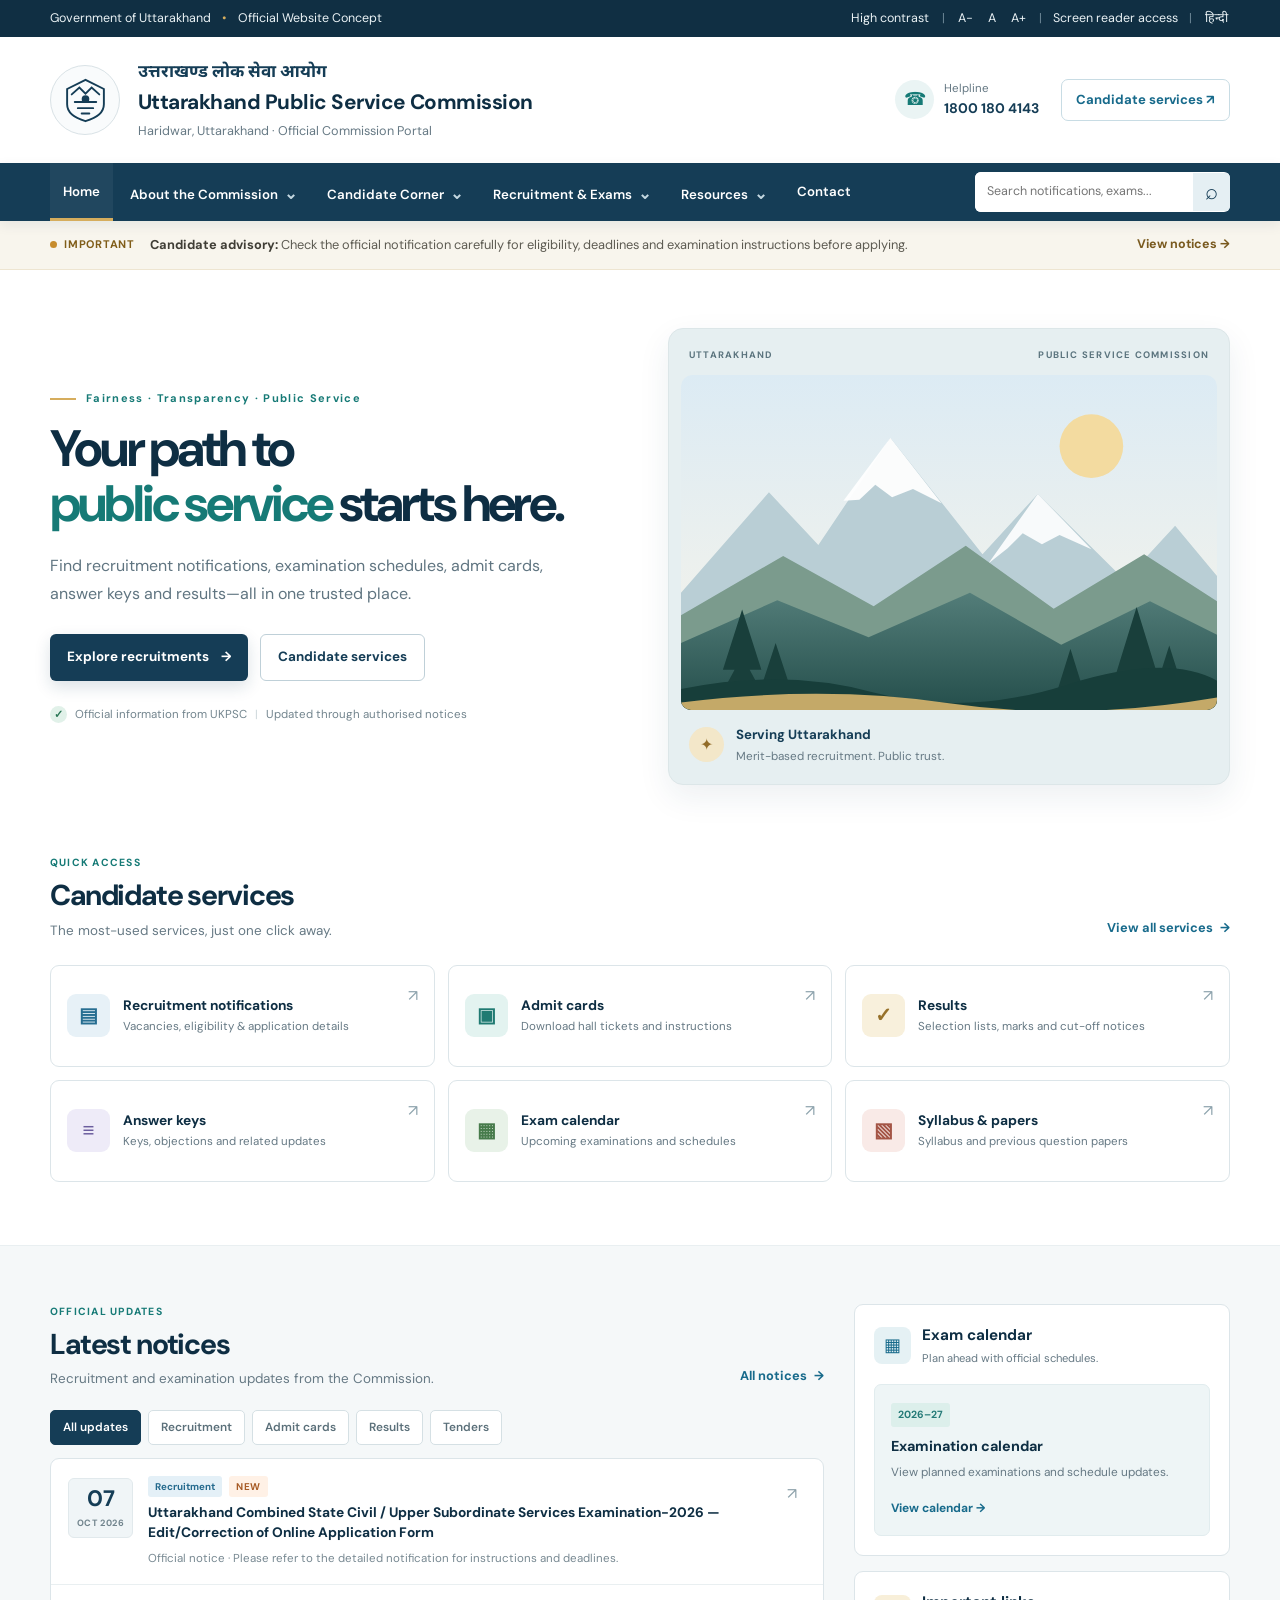
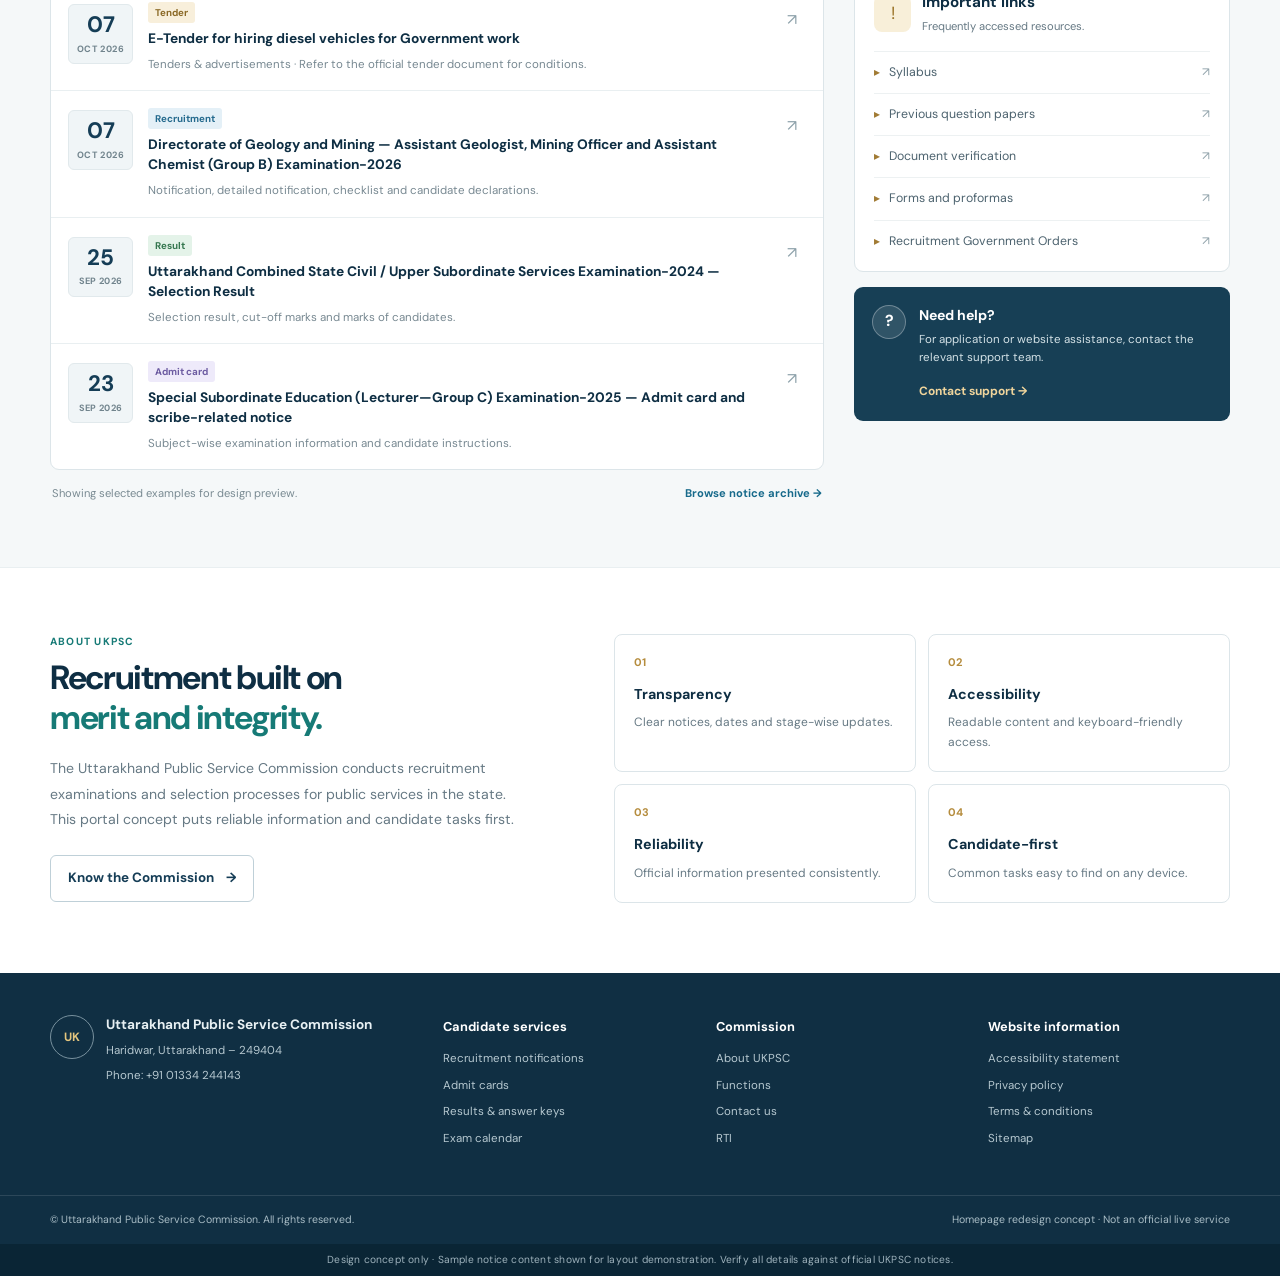
<file: homepage/index.html>
<!doctype html>
<html lang="en">
<head>
  <meta charset="utf-8">
  <meta name="viewport" content="width=device-width, initial-scale=1">
  <meta name="description" content="Concept homepage redesign for Uttarakhand Public Service Commission">
  <title>Uttarakhand Public Service Commission — Homepage Concept</title>
  <link rel="stylesheet" href="style.css">
</head>
<body>
  <a class="skip-link" href="#main">Skip to main content</a>

  <div class="utility-bar">
    <div class="container utility-inner">
      <div class="utility-left"><span>Government of Uttarakhand</span><span class="dot">•</span><span>Official Website Concept</span></div>
      <div class="utility-right">
        <button class="text-control" id="contrastToggle" type="button" aria-pressed="false">High contrast</button>
        <span class="utility-separator">|</span>
        <button class="text-control" id="fontDown" type="button" aria-label="Decrease text size">A−</button>
        <button class="text-control" id="fontReset" type="button" aria-label="Reset text size">A</button>
        <button class="text-control" id="fontUp" type="button" aria-label="Increase text size">A+</button>
        <span class="utility-separator">|</span>
        <a href="#main">Screen reader access</a>
        <span class="utility-separator">|</span>
        <button class="text-control" id="languageToggle" type="button">हिन्दी</button>
      </div>
    </div>
  </div>

  <header class="masthead">
    <div class="container masthead-inner">
      <div class="identity">
        <div class="emblem" aria-label="Emblem placeholder">
          <svg viewBox="0 0 64 64" role="img" aria-hidden="true">
            <path d="M32 5 8 17v20c0 11 10 18 24 22 14-4 24-11 24-22V17L32 5Z" fill="none" stroke="currentColor" stroke-width="2.5"/>
            <path d="M14 24 24 15l8 8 8-8 10 9M18 34h28M22 42h20M27 49h10" fill="none" stroke="currentColor" stroke-width="2.5" stroke-linecap="round"/>
            <circle cx="32" cy="30" r="5" fill="currentColor"/>
          </svg>
        </div>
        <div>
          <p class="identity-kicker">उत्तराखण्ड लोक सेवा आयोग</p>
          <h1>Uttarakhand Public Service Commission</h1>
          <p class="identity-subtitle">Haridwar, Uttarakhand · Official Commission Portal</p>
        </div>
      </div>
      <div class="header-actions">
        <div class="contact-chip"><span class="contact-icon">☎</span><span><small>Helpline</small><strong>1800 180 4143</strong></span></div>
        <a class="app-link" href="#candidate-services">Candidate services <span aria-hidden="true">↗</span></a>
      </div>
    </div>
  </header>

  <nav class="main-nav" aria-label="Main navigation">
    <div class="container nav-inner">
      <button class="menu-toggle" id="menuToggle" aria-expanded="false" aria-controls="navLinks">☰ <span>Menu</span></button>
      <div class="nav-links" id="navLinks">
        <a class="nav-active" href="#main">Home</a>
        <a href="#commission">About the Commission <span class="chevron">⌄</span></a>
        <a href="#candidate-services">Candidate Corner <span class="chevron">⌄</span></a>
        <a href="#notices">Recruitment & Exams <span class="chevron">⌄</span></a>
        <a href="#resources">Resources <span class="chevron">⌄</span></a>
        <a href="#contact">Contact</a>
      </div>
      <form class="nav-search" id="siteSearch" role="search">
        <label class="visually-hidden" for="searchInput">Search UKPSC website</label>
        <input id="searchInput" type="search" placeholder="Search notifications, exams..." />
        <button type="submit" aria-label="Search">⌕</button>
      </form>
    </div>
  </nav>

  <main id="main">
    <section class="notice-strip" aria-label="Important notice">
      <div class="container notice-inner">
        <span class="notice-label"><span class="pulse-dot"></span> IMPORTANT</span>
        <p><strong>Candidate advisory:</strong> Check the official notification carefully for eligibility, deadlines and examination instructions before applying.</p>
        <a href="#notices">View notices <span aria-hidden="true">→</span></a>
      </div>
    </section>

    <section class="hero container" aria-labelledby="hero-title">
      <div class="hero-copy">
        <p class="eyebrow"><span class="eyebrow-line"></span> Fairness · Transparency · Public Service</p>
        <h2 id="hero-title">Your path to<br><span>public service</span> starts here.</h2>
        <p class="hero-description">Find recruitment notifications, examination schedules, admit cards, answer keys and results—all in one trusted place.</p>
        <div class="hero-actions">
          <a class="button button-primary" href="#notices">Explore recruitments <span aria-hidden="true">→</span></a>
          <a class="button button-outline" href="#candidate-services">Candidate services</a>
        </div>
        <div class="hero-trust"><span class="trust-check">✓</span> Official information from UKPSC <span class="trust-divider">|</span> Updated through authorised notices</div>
      </div>
      <div class="hero-visual" aria-label="Decorative illustration of Uttarakhand mountains">
        <div class="visual-topline"><span>UTTARAKHAND</span><span>PUBLIC SERVICE COMMISSION</span></div>
        <svg class="mountain-art" viewBox="0 0 640 400" role="img" aria-label="Illustration of Himalayan mountains and pine forests">
          <defs>
            <linearGradient id="sky" x1="0" y1="0" x2="0" y2="1"><stop offset="0" stop-color="#dcebf4"/><stop offset="1" stop-color="#f8f4e9"/></linearGradient>
            <linearGradient id="hill" x1="0" y1="0" x2="0" y2="1"><stop offset="0" stop-color="#537d79"/><stop offset="1" stop-color="#244e4b"/></linearGradient>
          </defs>
          <rect width="640" height="400" rx="14" fill="url(#sky)"/>
          <circle cx="490" cy="85" r="38" fill="#f3dba0"/>
          <path d="M0 260 105 140 164 203 250 75 360 214 426 142 530 245 590 180 640 240V400H0Z" fill="#b9ced5"/>
          <path d="m194 150 56-75 61 78-34-17-25 10-20-15-19 18Z" fill="#fff" opacity=".94"/>
          <path d="m367 225 59-83 64 66-38-17-21 11-23-13-18 18Z" fill="#fff" opacity=".9"/>
          <path d="M0 287 122 216 230 276 340 204 445 279 553 214 640 270V400H0Z" fill="#7b9b8d"/>
          <path d="M0 320 115 269 224 313 345 260 454 322 560 270 640 310V400H0Z" fill="url(#hill)"/>
          <g fill="#193f3b">
            <path d="m50 352 23-72 23 72h-14l14 26H50l14-26Z"/><path d="m95 375 18-55 18 55h-11l11 20H95l11-20Z"/>
            <path d="m520 355 24-78 24 78h-15l15 27h-48l15-27Z"/><path d="m565 380 18-57 18 57h-11l11 20h-36l11-20Z"/>
            <path d="m450 375 15-48 15 48h-9l9 17h-30l9-17Z"/>
          </g>
          <path d="M0 375Q120 350 230 379T460 370T640 365V400H0Z" fill="#173e3a"/>
          <path d="M0 391Q170 370 320 392T640 385V400H0Z" fill="#d7b56d" opacity=".9"/>
        </svg>
        <div class="hero-visual-caption"><span class="caption-mark">✦</span><span><strong>Serving Uttarakhand</strong><small>Merit-based recruitment. Public trust.</small></span></div>
      </div>
    </section>

    <section class="container services-section" id="candidate-services" aria-labelledby="services-title">
      <div class="section-heading">
        <div><p class="section-kicker">QUICK ACCESS</p><h2 id="services-title">Candidate services</h2><p class="section-subtitle">The most-used services, just one click away.</p></div>
        <a class="view-all" href="#resources">View all services <span aria-hidden="true">→</span></a>
      </div>
      <div class="service-grid">
        <a class="service-card" href="#notices"><span class="service-icon icon-blue">▤</span><span class="service-text"><strong>Recruitment notifications</strong><small>Vacancies, eligibility & application details</small></span><span class="card-arrow">↗</span></a>
        <a class="service-card" href="#notices"><span class="service-icon icon-teal">▣</span><span class="service-text"><strong>Admit cards</strong><small>Download hall tickets and instructions</small></span><span class="card-arrow">↗</span></a>
        <a class="service-card" href="#notices"><span class="service-icon icon-amber">✓</span><span class="service-text"><strong>Results</strong><small>Selection lists, marks and cut-off notices</small></span><span class="card-arrow">↗</span></a>
        <a class="service-card" href="#notices"><span class="service-icon icon-violet">≡</span><span class="service-text"><strong>Answer keys</strong><small>Keys, objections and related updates</small></span><span class="card-arrow">↗</span></a>
        <a class="service-card" href="#resources"><span class="service-icon icon-green">▦</span><span class="service-text"><strong>Exam calendar</strong><small>Upcoming examinations and schedules</small></span><span class="card-arrow">↗</span></a>
        <a class="service-card" href="#resources"><span class="service-icon icon-red">▧</span><span class="service-text"><strong>Syllabus & papers</strong><small>Syllabus and previous question papers</small></span><span class="card-arrow">↗</span></a>
      </div>
    </section>

    <section class="updates-section" id="notices" aria-labelledby="updates-title">
      <div class="container updates-layout">
        <div class="updates-main">
          <div class="section-heading">
            <div><p class="section-kicker">OFFICIAL UPDATES</p><h2 id="updates-title">Latest notices</h2><p class="section-subtitle">Recruitment and examination updates from the Commission.</p></div>
            <a class="view-all" href="#all-notices">All notices <span aria-hidden="true">→</span></a>
          </div>
          <div class="notice-filters" role="group" aria-label="Filter notices">
            <button class="filter-button active" data-filter="all">All updates</button>
            <button class="filter-button" data-filter="recruitment">Recruitment</button>
            <button class="filter-button" data-filter="admit">Admit cards</button>
            <button class="filter-button" data-filter="results">Results</button>
            <button class="filter-button" data-filter="tenders">Tenders</button>
          </div>
          <div class="notice-list" id="noticeList">
            <article class="notice-item" data-category="recruitment">
              <div class="date-block"><strong>07</strong><span>OCT 2026</span></div>
              <div class="notice-content"><div class="notice-meta"><span class="tag tag-recruitment">Recruitment</span><span class="new-tag">NEW</span></div><h3><a href="#notice-detail">Uttarakhand Combined State Civil / Upper Subordinate Services Examination-2026 — Edit/Correction of Online Application Form</a></h3><p>Official notice · Please refer to the detailed notification for instructions and deadlines.</p></div>
              <a class="notice-open" href="#notice-detail" aria-label="Open notice">↗</a>
            </article>
            <article class="notice-item" data-category="tenders">
              <div class="date-block"><strong>07</strong><span>OCT 2026</span></div>
              <div class="notice-content"><div class="notice-meta"><span class="tag tag-tender">Tender</span></div><h3><a href="#notice-detail">E-Tender for hiring diesel vehicles for Government work</a></h3><p>Tenders & advertisements · Refer to the official tender document for conditions.</p></div>
              <a class="notice-open" href="#notice-detail" aria-label="Open notice">↗</a>
            </article>
            <article class="notice-item" data-category="recruitment">
              <div class="date-block"><strong>07</strong><span>OCT 2026</span></div>
              <div class="notice-content"><div class="notice-meta"><span class="tag tag-recruitment">Recruitment</span></div><h3><a href="#notice-detail">Directorate of Geology and Mining — Assistant Geologist, Mining Officer and Assistant Chemist (Group B) Examination-2026</a></h3><p>Notification, detailed notification, checklist and candidate declarations.</p></div>
              <a class="notice-open" href="#notice-detail" aria-label="Open notice">↗</a>
            </article>
            <article class="notice-item" data-category="results">
              <div class="date-block"><strong>25</strong><span>SEP 2026</span></div>
              <div class="notice-content"><div class="notice-meta"><span class="tag tag-result">Result</span></div><h3><a href="#notice-detail">Uttarakhand Combined State Civil / Upper Subordinate Services Examination-2024 — Selection Result</a></h3><p>Selection result, cut-off marks and marks of candidates.</p></div>
              <a class="notice-open" href="#notice-detail" aria-label="Open notice">↗</a>
            </article>
            <article class="notice-item" data-category="admit">
              <div class="date-block"><strong>23</strong><span>SEP 2026</span></div>
              <div class="notice-content"><div class="notice-meta"><span class="tag tag-admit">Admit card</span></div><h3><a href="#notice-detail">Special Subordinate Education (Lecturer—Group C) Examination-2025 — Admit card and scribe-related notice</a></h3><p>Subject-wise examination information and candidate instructions.</p></div>
              <a class="notice-open" href="#notice-detail" aria-label="Open notice">↗</a>
            </article>
          </div>
          <div class="empty-state" id="emptyState" hidden>No notices in this category in this sample view.</div>
          <div class="notice-footer"><span>Showing selected examples for design preview.</span><a href="#all-notices">Browse notice archive <span aria-hidden="true">→</span></a></div>
        </div>

        <aside class="sidebar">
          <section class="sidebar-card calendar-card" id="resources">
            <div class="sidebar-heading"><span class="sidebar-icon">▦</span><div><h3>Exam calendar</h3><p>Plan ahead with official schedules.</p></div></div>
            <div class="calendar-feature"><span class="calendar-year">2026–27</span><strong>Examination calendar</strong><p>View planned examinations and schedule updates.</p><a href="#exam-calendar">View calendar <span aria-hidden="true">→</span></a></div>
          </section>
          <section class="sidebar-card important-card">
            <div class="sidebar-heading"><span class="sidebar-icon amber-icon">!</span><div><h3>Important links</h3><p>Frequently accessed resources.</p></div></div>
            <a class="important-link" href="#resources"><span>▸</span> Syllabus <b>↗</b></a>
            <a class="important-link" href="#resources"><span>▸</span> Previous question papers <b>↗</b></a>
            <a class="important-link" href="#resources"><span>▸</span> Document verification <b>↗</b></a>
            <a class="important-link" href="#resources"><span>▸</span> Forms and proformas <b>↗</b></a>
            <a class="important-link" href="#resources"><span>▸</span> Recruitment Government Orders <b>↗</b></a>
          </section>
          <section class="help-card">
            <div class="help-symbol">?</div><div><h3>Need help?</h3><p>For application or website assistance, contact the relevant support team.</p><a href="#contact">Contact support <span aria-hidden="true">→</span></a></div>
          </section>
        </aside>
      </div>
    </section>

    <section class="commission-section container" id="commission">
      <div class="commission-copy"><p class="section-kicker">ABOUT UKPSC</p><h2>Recruitment built on<br><span>merit and integrity.</span></h2><p>The Uttarakhand Public Service Commission conducts recruitment examinations and selection processes for public services in the state. This portal concept puts reliable information and candidate tasks first.</p><a class="button button-outline" href="#about">Know the Commission <span aria-hidden="true">→</span></a></div>
      <div class="values-grid"><div class="value-card"><span>01</span><strong>Transparency</strong><p>Clear notices, dates and stage-wise updates.</p></div><div class="value-card"><span>02</span><strong>Accessibility</strong><p>Readable content and keyboard-friendly access.</p></div><div class="value-card"><span>03</span><strong>Reliability</strong><p>Official information presented consistently.</p></div><div class="value-card"><span>04</span><strong>Candidate-first</strong><p>Common tasks easy to find on any device.</p></div></div>
    </section>
  </main>

  <footer class="site-footer" id="contact">
    <div class="container footer-main">
      <div class="footer-brand"><div class="footer-emblem">UK</div><div><strong>Uttarakhand Public Service Commission</strong><p>Haridwar, Uttarakhand – 249404</p><p>Phone: +91 01334 244143</p></div></div>
      <div class="footer-column"><h3>Candidate services</h3><a href="#notices">Recruitment notifications</a><a href="#notices">Admit cards</a><a href="#notices">Results & answer keys</a><a href="#resources">Exam calendar</a></div>
      <div class="footer-column"><h3>Commission</h3><a href="#commission">About UKPSC</a><a href="#commission">Functions</a><a href="#contact">Contact us</a><a href="#contact">RTI</a></div>
      <div class="footer-column"><h3>Website information</h3><a href="#contact">Accessibility statement</a><a href="#contact">Privacy policy</a><a href="#contact">Terms & conditions</a><a href="#contact">Sitemap</a></div>
    </div>
    <div class="footer-bottom"><div class="container footer-bottom-inner"><span>© Uttarakhand Public Service Commission. All rights reserved.</span><span>Homepage redesign concept · Not an official live service</span></div></div>
  </footer>
  <div class="prototype-disclaimer">Design concept only · Sample notice content shown for layout demonstration. Verify all details against official UKPSC notices.</div>
  <script src="script.js"></script>
</body>
</html>
</file>
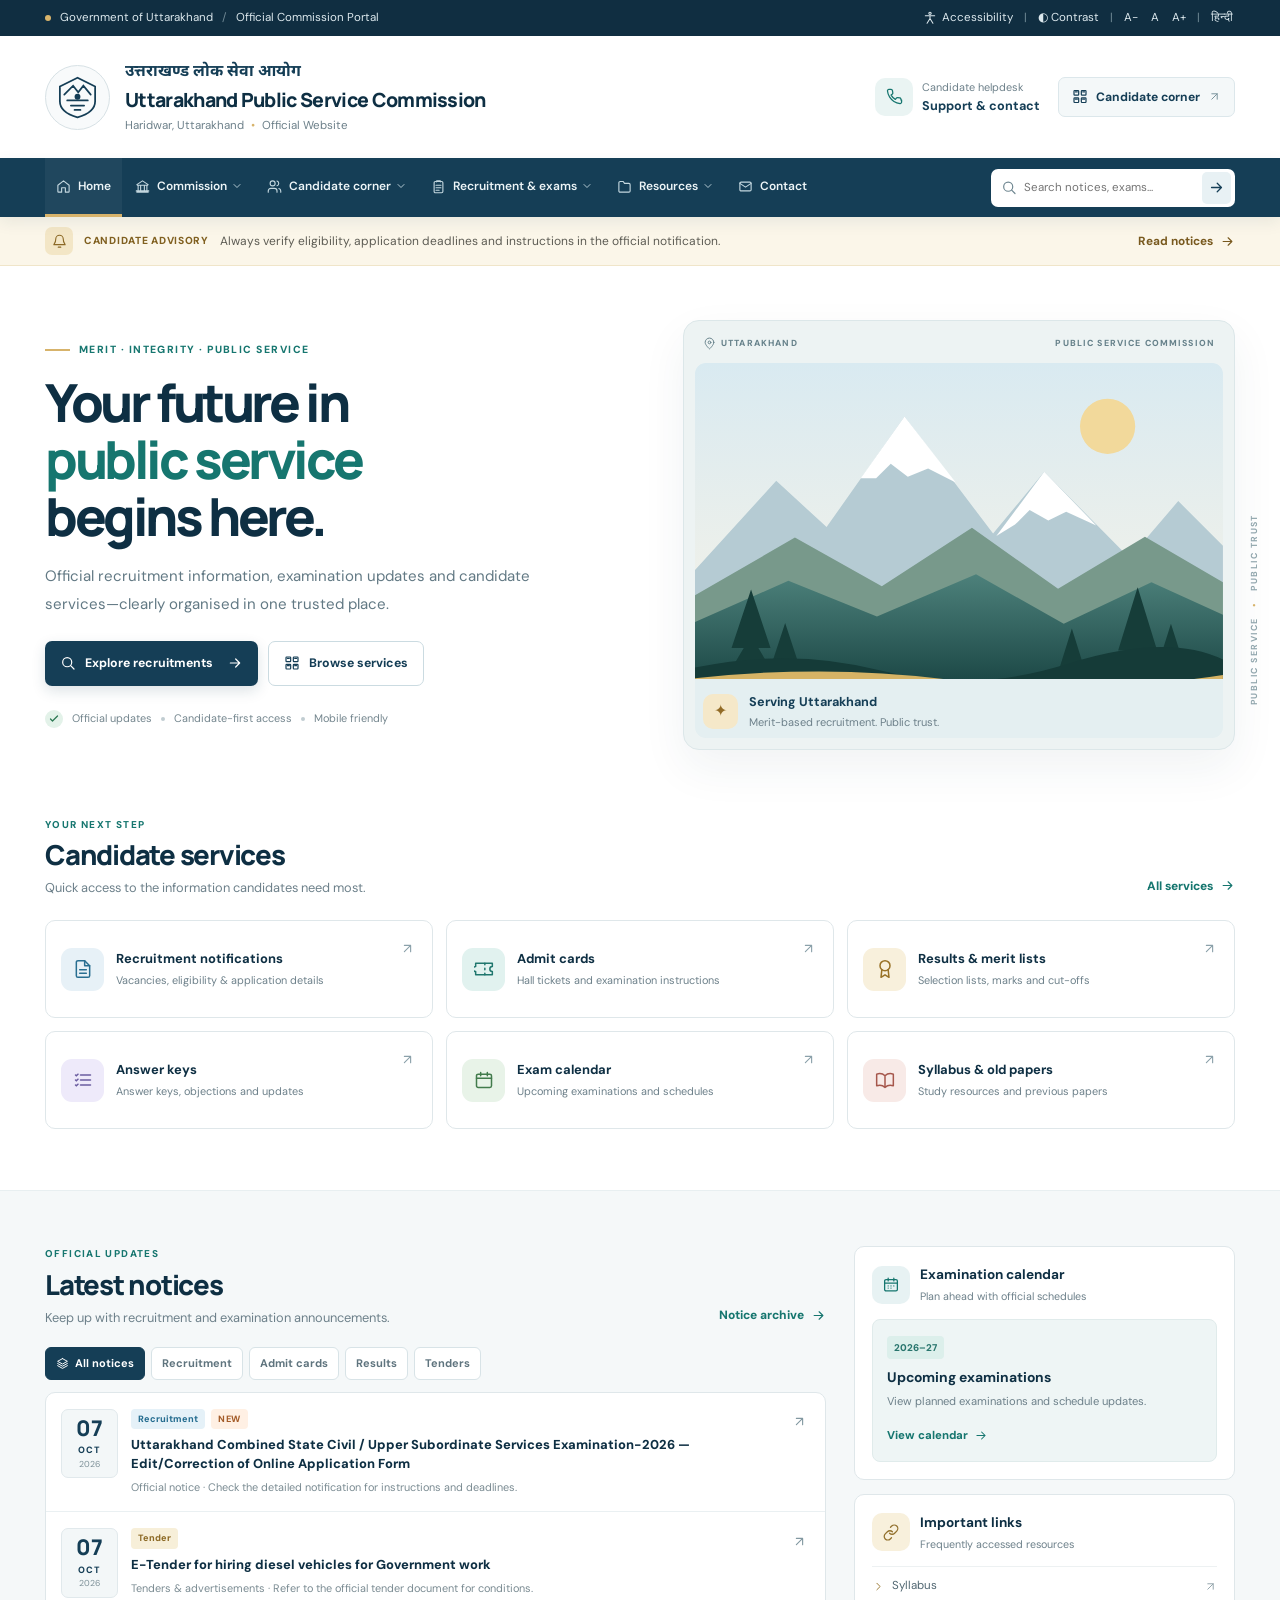
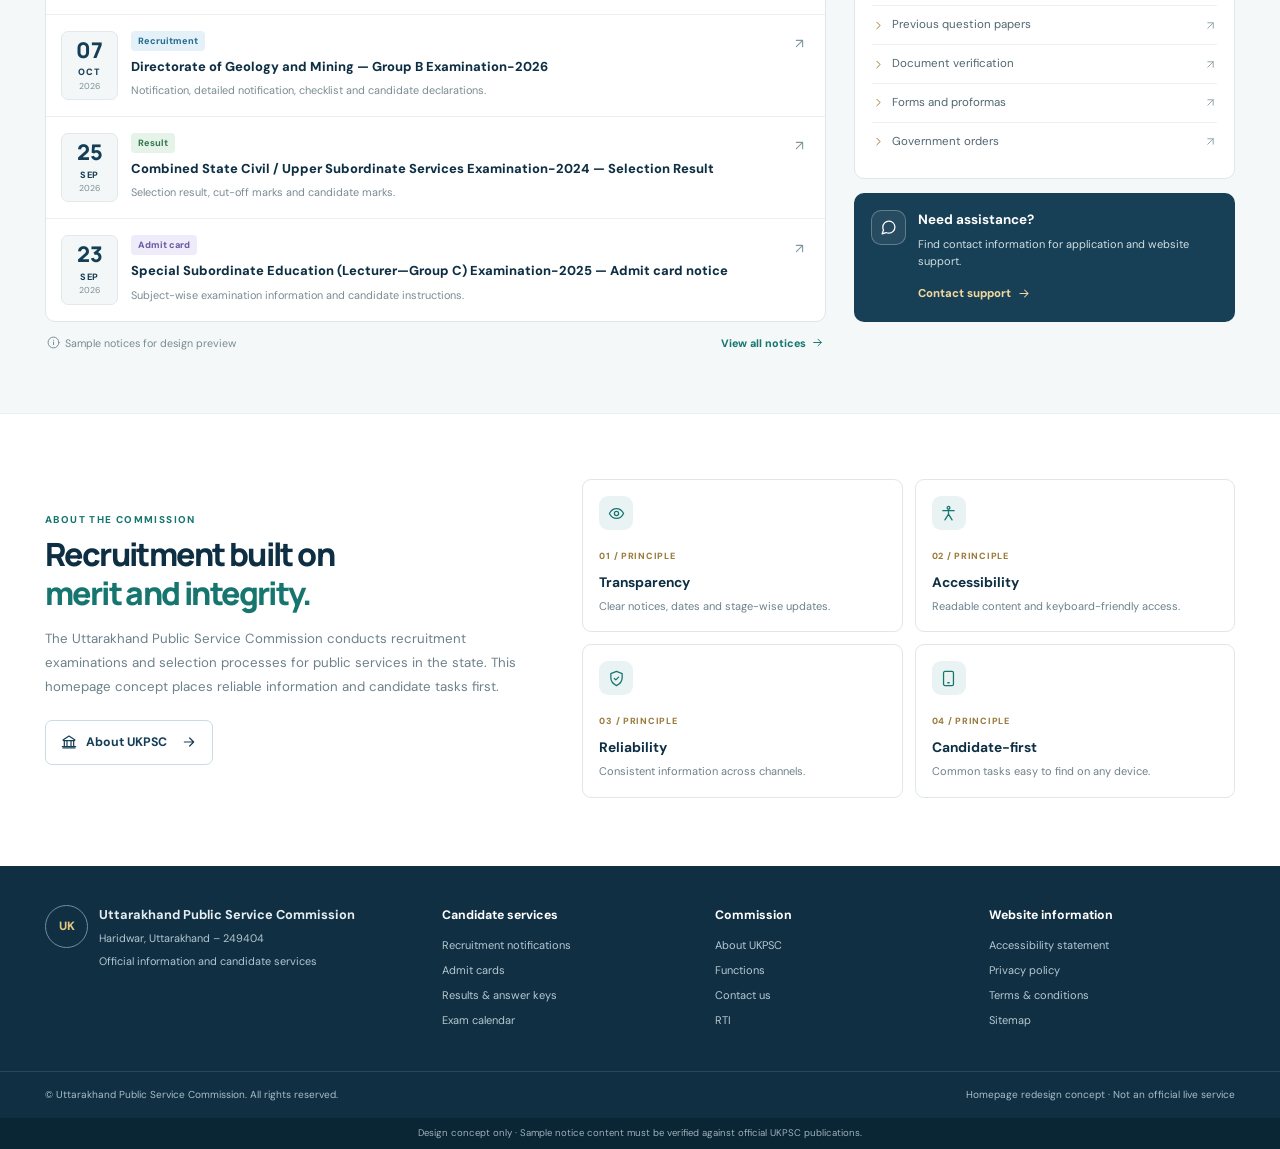
<file: homepage_1/index.html>
<!doctype html>
<html lang="en">
<head>
<meta charset="utf-8"><meta name="viewport" content="width=device-width, initial-scale=1">
<meta name="description" content="UKPSC homepage redesign concept">
<title>Uttarakhand Public Service Commission | Homepage Concept</title>
<link rel="stylesheet" href="style.css">
<link rel="preconnect" href="https://fonts.googleapis.com">
<link rel="preconnect" href="https://fonts.gstatic.com" crossorigin>
<link href="https://fonts.googleapis.com/css2?family=DM+Sans:wght@400;500;600;700&family=Manrope:wght@400;500;600;700;800&family=Noto+Sans+Devanagari:wght@400;500;600;700&display=swap" rel="stylesheet">
</head>
<body>
<a class="skip-link" href="#main">Skip to main content</a>
<div class="utility-bar"><div class="container utility-inner">
  <div class="gov-id"><span class="gov-dot"></span> Government of Uttarakhand <span class="sep">/</span> Official Commission Portal</div>
  <div class="utility-tools">
    <a href="#main"><svg class="ico"><use href="#i-access"/></svg> Accessibility</a><span class="sep">|</span>
    <button id="contrastToggle" aria-pressed="false">◐ Contrast</button><span class="sep">|</span>
    <button id="fontDown" aria-label="Decrease text size">A−</button><button id="fontReset" aria-label="Reset text size">A</button><button id="fontUp" aria-label="Increase text size">A+</button><span class="sep">|</span>
    <button id="languageToggle">हिन्दी</button>
  </div>
</div></div>

<header class="masthead">
 <div class="container masthead-inner">
  <a class="brand" href="#top" aria-label="UKPSC home">
   <div class="seal"><svg viewBox="0 0 64 64" aria-hidden="true"><path d="M32 5 8 17v20c0 11 10 18 24 22 14-4 24-11 24-22V17L32 5Z" fill="none" stroke="currentColor" stroke-width="2.4"/><path d="m14 28 12-12 7 9 7-9 10 12M18 36h28M23 43h18M28 49h8" fill="none" stroke="currentColor" stroke-width="2.4" stroke-linecap="round"/><circle cx="32" cy="31" r="4" fill="currentColor"/></svg></div>
   <div class="brand-copy"><span class="brand-hindi">उत्तराखण्ड लोक सेवा आयोग</span><h1>Uttarakhand Public Service Commission</h1><p>Haridwar, Uttarakhand <span>•</span> Official Website</p></div>
  </a>
  <div class="masthead-right">
   <div class="help-mini"><span class="help-mini-icon"><svg class="ico"><use href="#i-phone"/></svg></span><span><small>Candidate helpdesk</small><strong>Support & contact</strong></span></div>
   <a class="app-button" href="#candidate-services"><svg class="ico"><use href="#i-grid"/></svg> Candidate corner <svg class="ico arrow"><use href="#i-arrow-up-right"/></svg></a>
  </div>
 </div>
</header>

<nav class="main-nav" aria-label="Primary navigation"><div class="container nav-inner">
 <button class="mobile-menu" id="menuToggle" aria-expanded="false" aria-controls="navLinks"><svg class="ico"><use href="#i-menu"/></svg><span>Menu</span></button>
 <div class="nav-links" id="navLinks">
  <a class="nav-link active" href="#top"><svg class="ico"><use href="#i-home"/></svg><span>Home</span></a>
  <a class="nav-link" href="#commission"><svg class="ico"><use href="#i-landmark"/></svg><span>Commission</span><svg class="ico chevron"><use href="#i-chevron-down"/></svg></a>
  <a class="nav-link" href="#candidate-services"><svg class="ico"><use href="#i-users"/></svg><span>Candidate corner</span><svg class="ico chevron"><use href="#i-chevron-down"/></svg></a>
  <a class="nav-link" href="#notices"><svg class="ico"><use href="#i-clipboard"/></svg><span>Recruitment & exams</span><svg class="ico chevron"><use href="#i-chevron-down"/></svg></a>
  <a class="nav-link" href="#resources"><svg class="ico"><use href="#i-folder"/></svg><span>Resources</span><svg class="ico chevron"><use href="#i-chevron-down"/></svg></a>
  <a class="nav-link" href="#contact"><svg class="ico"><use href="#i-mail"/></svg><span>Contact</span></a>
 </div>
 <form class="nav-search" id="siteSearch" role="search"><svg class="ico search-leading"><use href="#i-search"/></svg><label class="visually-hidden" for="searchInput">Search website</label><input id="searchInput" type="search" placeholder="Search notices, exams..." autocomplete="off"><button type="submit" aria-label="Search"><svg class="ico"><use href="#i-arrow-right"/></svg></button></form>
</div></nav>

<main id="main">
 <section class="alert-ribbon"><div class="container alert-inner"><span class="alert-icon"><svg class="ico"><use href="#i-bell"/></svg></span><span class="alert-label">CANDIDATE ADVISORY</span><p>Always verify eligibility, application deadlines and instructions in the official notification.</p><a href="#notices">Read notices <svg class="ico"><use href="#i-arrow-right"/></svg></a></div></section>

 <section class="hero container" id="top">
  <div class="hero-content">
   <div class="eyebrow"><span></span> MERIT · INTEGRITY · PUBLIC SERVICE</div>
   <h2>Your future in<br><em>public service</em><br>begins here.</h2>
   <p class="hero-lead">Official recruitment information, examination updates and candidate services—clearly organised in one trusted place.</p>
   <div class="hero-actions"><a class="btn btn-primary" href="#notices"><svg class="ico"><use href="#i-search"/></svg> Explore recruitments <svg class="ico btn-end"><use href="#i-arrow-right"/></svg></a><a class="btn btn-secondary" href="#candidate-services"><svg class="ico"><use href="#i-grid"/></svg> Browse services</a></div>
   <div class="hero-proof"><span class="proof-check"><svg class="ico"><use href="#i-check"/></svg></span><span>Official updates</span><i></i><span>Candidate-first access</span><i></i><span>Mobile friendly</span></div>
  </div>
  <div class="hero-art-wrap">
   <div class="art-topline"><span><svg class="ico"><use href="#i-map-pin"/></svg> UTTARAKHAND</span><span>PUBLIC SERVICE COMMISSION</span></div>
   <div class="art-card">
    <svg class="mountain-art" viewBox="0 0 650 390" role="img" aria-label="Illustration of Himalayan mountains and forest">
     <defs><linearGradient id="sky" x1="0" y1="0" x2="0" y2="1"><stop offset="0" stop-color="#d9eaf1"/><stop offset="1" stop-color="#f8f3e7"/></linearGradient><linearGradient id="forest" x1="0" y1="0" x2="0" y2="1"><stop offset="0" stop-color="#4d817b"/><stop offset="1" stop-color="#1d4947"/></linearGradient></defs>
     <rect width="650" height="390" rx="12" fill="url(#sky)"/><circle cx="508" cy="78" r="34" fill="#f2d99b"/>
     <path d="M0 255 100 145 162 202 258 66 367 210 430 134 535 240 595 170 650 225V390H0Z" fill="#b5cbd3"/>
     <path d="m204 142 54-76 63 81-34-17-25 10-21-16-18 18Z" fill="#fff"/><path d="m371 213 59-79 64 66-37-17-22 11-23-13-18 18Z" fill="#fff"/>
     <path d="M0 286 123 215 230 275 341 203 447 278 554 214 650 270V390H0Z" fill="#78998b"/>
     <path d="M0 319 115 268 224 312 346 260 454 321 562 270 650 310V390H0Z" fill="url(#forest)"/>
     <g fill="#163d39"><path d="m45 351 24-72 24 72H78l15 25H45l15-25Z"/><path d="m93 375 18-55 18 55h-11l11 15H93l11-15Z"/><path d="m521 354 24-78 24 78h-15l15 27h-48l15-27Z"/><path d="m568 378 18-57 18 57h-11l11 12h-36l11-12Z"/><path d="m449 375 15-48 15 48h-9l9 17h-30l9-17Z"/></g>
     <path d="M0 375Q120 350 230 379T460 370T650 365V390H0Z" fill="#153b38"/><path d="M0 388Q170 370 320 391T650 384V390H0Z" fill="#d6b365"/>
    </svg>
    <div class="art-stamp"><span class="stamp-star">✦</span><span><strong>Serving Uttarakhand</strong><small>Merit-based recruitment. Public trust.</small></span></div>
   </div>
   <div class="art-side-label">PUBLIC SERVICE <span>•</span> PUBLIC TRUST</div>
  </div>
 </section>

 <section class="container service-section" id="candidate-services">
  <div class="section-heading"><div><div class="section-overline">YOUR NEXT STEP</div><h2>Candidate services</h2><p>Quick access to the information candidates need most.</p></div><a class="text-link" href="#resources">All services <svg class="ico"><use href="#i-arrow-right"/></svg></a></div>
  <div class="service-grid">
   <a class="service-card" href="#notices"><span class="service-icon blue"><svg class="ico"><use href="#i-file-text"/></svg></span><span class="service-copy"><strong>Recruitment notifications</strong><small>Vacancies, eligibility & application details</small></span><span class="service-arrow"><svg class="ico"><use href="#i-arrow-up-right"/></svg></span></a>
   <a class="service-card" href="#notices"><span class="service-icon teal"><svg class="ico"><use href="#i-ticket"/></svg></span><span class="service-copy"><strong>Admit cards</strong><small>Hall tickets and examination instructions</small></span><span class="service-arrow"><svg class="ico"><use href="#i-arrow-up-right"/></svg></span></a>
   <a class="service-card" href="#notices"><span class="service-icon gold"><svg class="ico"><use href="#i-award"/></svg></span><span class="service-copy"><strong>Results & merit lists</strong><small>Selection lists, marks and cut-offs</small></span><span class="service-arrow"><svg class="ico"><use href="#i-arrow-up-right"/></svg></span></a>
   <a class="service-card" href="#notices"><span class="service-icon violet"><svg class="ico"><use href="#i-list-check"/></svg></span><span class="service-copy"><strong>Answer keys</strong><small>Answer keys, objections and updates</small></span><span class="service-arrow"><svg class="ico"><use href="#i-arrow-up-right"/></svg></span></a>
   <a class="service-card" href="#resources"><span class="service-icon green"><svg class="ico"><use href="#i-calendar"/></svg></span><span class="service-copy"><strong>Exam calendar</strong><small>Upcoming examinations and schedules</small></span><span class="service-arrow"><svg class="ico"><use href="#i-arrow-up-right"/></svg></span></a>
   <a class="service-card" href="#resources"><span class="service-icon rose"><svg class="ico"><use href="#i-book-open"/></svg></span><span class="service-copy"><strong>Syllabus & old papers</strong><small>Study resources and previous papers</small></span><span class="service-arrow"><svg class="ico"><use href="#i-arrow-up-right"/></svg></span></a>
  </div>
 </section>

 <section class="updates-section" id="notices"><div class="container updates-layout">
  <div class="updates-main">
   <div class="section-heading"><div><div class="section-overline">OFFICIAL UPDATES</div><h2>Latest notices</h2><p>Keep up with recruitment and examination announcements.</p></div><a class="text-link" href="#all-notices">Notice archive <svg class="ico"><use href="#i-arrow-right"/></svg></a></div>
   <div class="filter-row" role="group" aria-label="Filter notices"><button class="filter active" data-filter="all"><svg class="ico"><use href="#i-layers"/></svg> All notices</button><button class="filter" data-filter="recruitment">Recruitment</button><button class="filter" data-filter="admit">Admit cards</button><button class="filter" data-filter="results">Results</button><button class="filter" data-filter="tenders">Tenders</button></div>
   <div class="notice-list" id="noticeList">
    <article class="notice" data-category="recruitment"><div class="notice-date"><b>07</b><span>OCT</span><small>2026</small></div><div class="notice-body"><div class="notice-tags"><span class="tag recruitment">Recruitment</span><span class="new">NEW</span></div><h3><a href="#notice-detail">Uttarakhand Combined State Civil / Upper Subordinate Services Examination-2026 — Edit/Correction of Online Application Form</a></h3><p>Official notice · Check the detailed notification for instructions and deadlines.</p></div><a class="notice-action" href="#notice-detail" aria-label="Open notice"><svg class="ico"><use href="#i-arrow-up-right"/></svg></a></article>
    <article class="notice" data-category="tenders"><div class="notice-date"><b>07</b><span>OCT</span><small>2026</small></div><div class="notice-body"><div class="notice-tags"><span class="tag tender">Tender</span></div><h3><a href="#notice-detail">E-Tender for hiring diesel vehicles for Government work</a></h3><p>Tenders & advertisements · Refer to the official tender document for conditions.</p></div><a class="notice-action" href="#notice-detail" aria-label="Open notice"><svg class="ico"><use href="#i-arrow-up-right"/></svg></a></article>
    <article class="notice" data-category="recruitment"><div class="notice-date"><b>07</b><span>OCT</span><small>2026</small></div><div class="notice-body"><div class="notice-tags"><span class="tag recruitment">Recruitment</span></div><h3><a href="#notice-detail">Directorate of Geology and Mining — Group B Examination-2026</a></h3><p>Notification, detailed notification, checklist and candidate declarations.</p></div><a class="notice-action" href="#notice-detail" aria-label="Open notice"><svg class="ico"><use href="#i-arrow-up-right"/></svg></a></article>
    <article class="notice" data-category="results"><div class="notice-date"><b>25</b><span>SEP</span><small>2026</small></div><div class="notice-body"><div class="notice-tags"><span class="tag result">Result</span></div><h3><a href="#notice-detail">Combined State Civil / Upper Subordinate Services Examination-2024 — Selection Result</a></h3><p>Selection result, cut-off marks and candidate marks.</p></div><a class="notice-action" href="#notice-detail" aria-label="Open notice"><svg class="ico"><use href="#i-arrow-up-right"/></svg></a></article>
    <article class="notice" data-category="admit"><div class="notice-date"><b>23</b><span>SEP</span><small>2026</small></div><div class="notice-body"><div class="notice-tags"><span class="tag admit">Admit card</span></div><h3><a href="#notice-detail">Special Subordinate Education (Lecturer—Group C) Examination-2025 — Admit card notice</a></h3><p>Subject-wise examination information and candidate instructions.</p></div><a class="notice-action" href="#notice-detail" aria-label="Open notice"><svg class="ico"><use href="#i-arrow-up-right"/></svg></a></article>
   </div><p class="empty-state" id="emptyState" hidden>No matching notices in this sample view. Try another filter or keyword.</p>
   <div class="list-foot"><span><svg class="ico"><use href="#i-info"/></svg> Sample notices for design preview</span><a href="#all-notices">View all notices <svg class="ico"><use href="#i-arrow-right"/></svg></a></div>
  </div>
  <aside class="sidebar" id="resources">
   <section class="side-card calendar-card"><div class="side-title"><span class="side-icon"><svg class="ico"><use href="#i-calendar-days"/></svg></span><span><strong>Examination calendar</strong><small>Plan ahead with official schedules</small></span></div><div class="calendar-panel"><span class="year-pill">2026–27</span><h3>Upcoming examinations</h3><p>View planned examinations and schedule updates.</p><a href="#exam-calendar">View calendar <svg class="ico"><use href="#i-arrow-right"/></svg></a></div></section>
   <section class="side-card"><div class="side-title"><span class="side-icon gold-bg"><svg class="ico"><use href="#i-link"/></svg></span><span><strong>Important links</strong><small>Frequently accessed resources</small></span></div><div class="important-links"><a href="#resources"><svg class="ico"><use href="#i-chevron-right"/></svg>Syllabus <svg class="ico out"><use href="#i-arrow-up-right"/></svg></a><a href="#resources"><svg class="ico"><use href="#i-chevron-right"/></svg>Previous question papers <svg class="ico out"><use href="#i-arrow-up-right"/></svg></a><a href="#resources"><svg class="ico"><use href="#i-chevron-right"/></svg>Document verification <svg class="ico out"><use href="#i-arrow-up-right"/></svg></a><a href="#resources"><svg class="ico"><use href="#i-chevron-right"/></svg>Forms and proformas <svg class="ico out"><use href="#i-arrow-up-right"/></svg></a><a href="#resources"><svg class="ico"><use href="#i-chevron-right"/></svg>Government orders <svg class="ico out"><use href="#i-arrow-up-right"/></svg></a></div></section>
   <section class="support-card"><span class="support-icon"><svg class="ico"><use href="#i-message-circle"/></svg></span><div><h3>Need assistance?</h3><p>Find contact information for application and website support.</p><a href="#contact">Contact support <svg class="ico"><use href="#i-arrow-right"/></svg></a></div></section>
  </aside>
 </div></section>

 <section class="commission-section container" id="commission"><div class="commission-copy"><div class="section-overline">ABOUT THE COMMISSION</div><h2>Recruitment built on<br><em>merit and integrity.</em></h2><p>The Uttarakhand Public Service Commission conducts recruitment examinations and selection processes for public services in the state. This homepage concept places reliable information and candidate tasks first.</p><a class="btn btn-secondary" href="#about"><svg class="ico"><use href="#i-landmark"/></svg> About UKPSC <svg class="ico btn-end"><use href="#i-arrow-right"/></svg></a></div>
 <div class="values-grid"><article class="value-card"><span class="value-icon"><svg class="ico"><use href="#i-eye"/></svg></span><small>01 / PRINCIPLE</small><h3>Transparency</h3><p>Clear notices, dates and stage-wise updates.</p></article><article class="value-card"><span class="value-icon"><svg class="ico"><use href="#i-access"/></svg></span><small>02 / PRINCIPLE</small><h3>Accessibility</h3><p>Readable content and keyboard-friendly access.</p></article><article class="value-card"><span class="value-icon"><svg class="ico"><use href="#i-shield-check"/></svg></span><small>03 / PRINCIPLE</small><h3>Reliability</h3><p>Consistent information across channels.</p></article><article class="value-card"><span class="value-icon"><svg class="ico"><use href="#i-smartphone"/></svg></span><small>04 / PRINCIPLE</small><h3>Candidate-first</h3><p>Common tasks easy to find on any device.</p></article></div></section>
</main>

<footer class="footer" id="contact"><div class="container footer-grid"><div class="footer-identity"><div class="footer-seal">UK</div><div><strong>Uttarakhand Public Service Commission</strong><p>Haridwar, Uttarakhand – 249404</p><p>Official information and candidate services</p></div></div><div class="footer-col"><h3>Candidate services</h3><a href="#notices">Recruitment notifications</a><a href="#notices">Admit cards</a><a href="#notices">Results & answer keys</a><a href="#resources">Exam calendar</a></div><div class="footer-col"><h3>Commission</h3><a href="#commission">About UKPSC</a><a href="#commission">Functions</a><a href="#contact">Contact us</a><a href="#contact">RTI</a></div><div class="footer-col"><h3>Website information</h3><a href="#contact">Accessibility statement</a><a href="#contact">Privacy policy</a><a href="#contact">Terms & conditions</a><a href="#contact">Sitemap</a></div></div><div class="footer-bottom"><div class="container"><span>© Uttarakhand Public Service Commission. All rights reserved.</span><span>Homepage redesign concept · Not an official live service</span></div></div></footer>
<div class="disclaimer">Design concept only · Sample notice content must be verified against official UKPSC publications.</div>

<svg class="svg-library" xmlns="http://www.w3.org/2000/svg">
 <symbol id="i-home" viewBox="0 0 24 24"><path d="m3 10 9-7 9 7v10a1 1 0 0 1-1 1h-5v-7H9v7H4a1 1 0 0 1-1-1Z"/></symbol>
 <symbol id="i-landmark" viewBox="0 0 24 24"><path d="m3 9 9-6 9 6M4 10h16M5 10v9m4-9v9m6-9v9m4-9v9M3 21h18M2 19h20"/></symbol>
 <symbol id="i-users" viewBox="0 0 24 24"><path d="M16 21v-2a4 4 0 0 0-4-4H6a4 4 0 0 0-4 4v2m7-10a4 4 0 1 0 0-8 4 4 0 0 0 0 8Zm7-7.8a4 4 0 0 1 0 7.6M22 21v-2a4 4 0 0 0-3-3.87"/></symbol>
 <symbol id="i-clipboard" viewBox="0 0 24 24"><rect x="5" y="4" width="14" height="18" rx="2"/><path d="M9 4.5V3h6v1.5M8 10h8M8 14h8M8 18h5"/></symbol>
 <symbol id="i-folder" viewBox="0 0 24 24"><path d="M3 6a2 2 0 0 1 2-2h5l2 3h7a2 2 0 0 1 2 2v10a2 2 0 0 1-2 2H5a2 2 0 0 1-2-2Z"/></symbol>
 <symbol id="i-mail" viewBox="0 0 24 24"><rect x="3" y="5" width="18" height="14" rx="2"/><path d="m3 7 9 6 9-6"/></symbol>
 <symbol id="i-search" viewBox="0 0 24 24"><circle cx="10.8" cy="10.8" r="6.8"/><path d="m16 16 5 5"/></symbol>
 <symbol id="i-arrow-right" viewBox="0 0 24 24"><path d="M5 12h14m-6-6 6 6-6 6"/></symbol>
 <symbol id="i-arrow-up-right" viewBox="0 0 24 24"><path d="M7 17 17 7M7 7h10v10"/></symbol>
 <symbol id="i-chevron-down" viewBox="0 0 24 24"><path d="m6 9 6 6 6-6"/></symbol>
 <symbol id="i-chevron-right" viewBox="0 0 24 24"><path d="m9 18 6-6-6-6"/></symbol>
 <symbol id="i-menu" viewBox="0 0 24 24"><path d="M4 6h16M4 12h16M4 18h16"/></symbol>
 <symbol id="i-bell" viewBox="0 0 24 24"><path d="M18 8a6 6 0 0 0-12 0c0 7-3 7-3 9h18c0-2-3-2-3-9M10 21h4"/></symbol>
 <symbol id="i-file-text" viewBox="0 0 24 24"><path d="M14 2H6a2 2 0 0 0-2 2v16a2 2 0 0 0 2 2h12a2 2 0 0 0 2-2V8Z"/><path d="M14 2v6h6M8 13h8M8 17h8"/></symbol>
 <symbol id="i-ticket" viewBox="0 0 24 24"><path d="M2 9a3 3 0 0 0 0 6v4h20v-4a3 3 0 0 1 0-6V5H2Z"/><path d="M13 5v2m0 4v2m0 4v2"/></symbol>
 <symbol id="i-award" viewBox="0 0 24 24"><circle cx="12" cy="8" r="6"/><path d="m8.2 13-1 9 4.8-3 4.8 3-1-9"/></symbol>
 <symbol id="i-list-check" viewBox="0 0 24 24"><path d="M9 6h12M9 12h12M9 18h12M3 6l1 1 2-2M3 12l1 1 2-2M3 18l1 1 2-2"/></symbol>
 <symbol id="i-calendar" viewBox="0 0 24 24"><rect x="3" y="5" width="18" height="16" rx="2"/><path d="M16 3v4M8 3v4M3 10h18"/></symbol>
 <symbol id="i-book-open" viewBox="0 0 24 24"><path d="M12 7v14m0-14C9 4 5 4 2 5v14c3-1 7-1 10 2m0-14c3-3 7-3 10-2v14c-3-1-7-1-10 2"/></symbol>
 <symbol id="i-layers" viewBox="0 0 24 24"><path d="m12 3 9 5-9 5-9-5 9-5Zm-9 9 9 5 9-5M3 16l9 5 9-5"/></symbol>
 <symbol id="i-info" viewBox="0 0 24 24"><circle cx="12" cy="12" r="10"/><path d="M12 11v5m0-8h.01"/></symbol>
 <symbol id="i-calendar-days" viewBox="0 0 24 24"><rect x="3" y="5" width="18" height="16" rx="2"/><path d="M16 3v4M8 3v4M3 10h18M8 14h.01M12 14h.01M16 14h.01M8 17h.01M12 17h.01"/></symbol>
 <symbol id="i-link" viewBox="0 0 24 24"><path d="M10 13a5 5 0 0 0 7.1 0l3-3A5 5 0 0 0 13 2.9l-1.7 1.7M14 11a5 5 0 0 0-7.1 0l-3 3A5 5 0 0 0 11 21.1l1.7-1.7"/></symbol>
 <symbol id="i-message-circle" viewBox="0 0 24 24"><path d="M21 11.5a8.5 8.5 0 0 1-8.5 8.5 9 9 0 0 1-4-.9L3 21l1.9-5.5a9 9 0 0 1-.9-4A8.5 8.5 0 0 1 12.5 3H13a8.5 8.5 0 0 1 8 8v.5Z"/></symbol>
 <symbol id="i-eye" viewBox="0 0 24 24"><path d="M2 12s3.5-7 10-7 10 7 10 7-3.5 7-10 7S2 12 2 12Z"/><circle cx="12" cy="12" r="3"/></symbol>
 <symbol id="i-shield-check" viewBox="0 0 24 24"><path d="M12 22s8-4 8-11V5l-8-3-8 3v6c0 7 8 11 8 11Z"/><path d="m9 12 2 2 4-4"/></symbol>
 <symbol id="i-smartphone" viewBox="0 0 24 24"><rect x="5" y="2" width="14" height="20" rx="2"/><path d="M11 18h2"/></symbol>
 <symbol id="i-access" viewBox="0 0 24 24"><circle cx="12" cy="4" r="2"/><path d="M4 8h16M12 8v5m0 0-5 8m5-8 5 8"/></symbol>
 <symbol id="i-phone" viewBox="0 0 24 24"><path d="M22 16.9v3a2 2 0 0 1-2.2 2A19.8 19.8 0 0 1 11.2 19a19.4 19.4 0 0 1-6-6A19.8 19.8 0 0 1 2.1 4.2 2 2 0 0 1 4.1 2h3a2 2 0 0 1 2 1.7l.5 3a2 2 0 0 1-.6 1.8L7.2 10a16 16 0 0 0 6 6l1.5-1.8a2 2 0 0 1 1.8-.6l3 .5a2 2 0 0 1 1.5 2.8Z"/></symbol>
 <symbol id="i-grid" viewBox="0 0 24 24"><rect x="3" y="3" width="7" height="7" rx="1"/><rect x="14" y="3" width="7" height="7" rx="1"/><rect x="14" y="14" width="7" height="7" rx="1"/><rect x="3" y="14" width="7" height="7" rx="1"/><path d="M5 5h3M16 5h3M16 16h3M5 16h3"/></symbol>
 <symbol id="i-map-pin" viewBox="0 0 24 24"><path d="M20 10c0 5-8 12-8 12S4 15 4 10a8 8 0 1 1 16 0Z"/><circle cx="12" cy="10" r="2.5"/></symbol>
 <symbol id="i-check" viewBox="0 0 24 24"><path d="m5 12 4 4L19 6"/></symbol>
</svg>
<script src="script.js"></script>
</body></html>
</file>
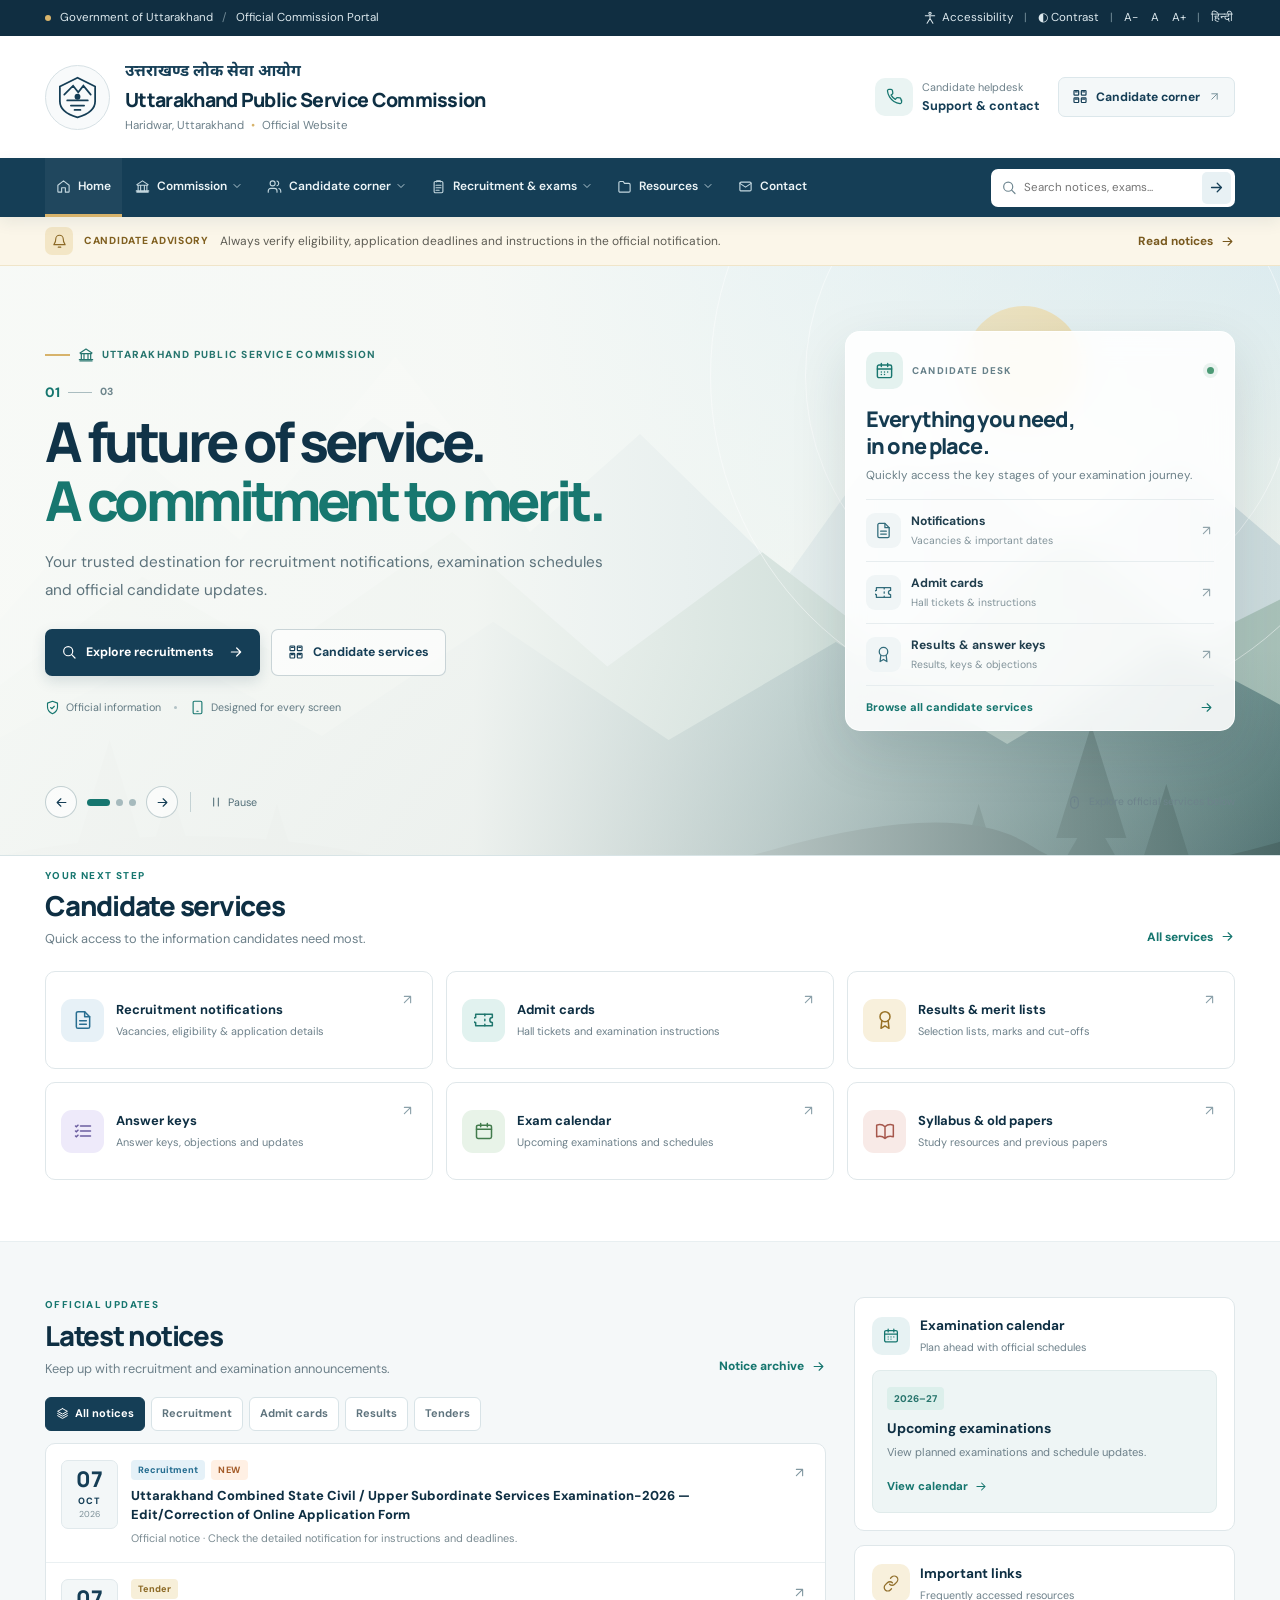
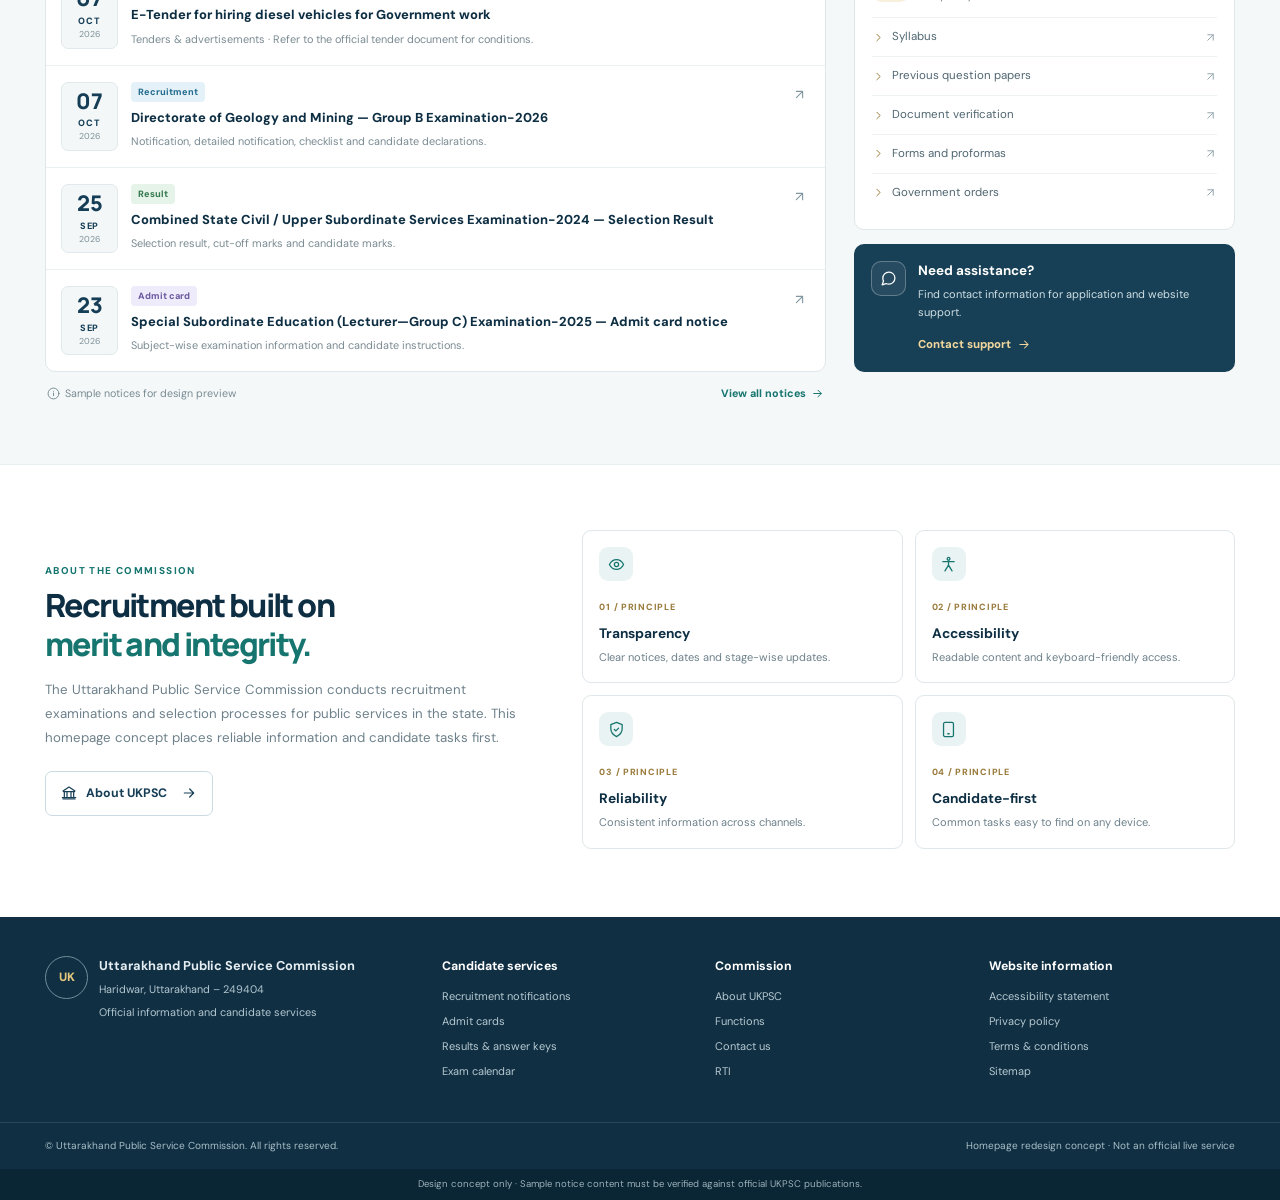
<file: homepage_2/index.html>
<!doctype html>
<html lang="en">
<head>
<meta charset="utf-8"><meta name="viewport" content="width=device-width, initial-scale=1">
<meta name="description" content="UKPSC homepage redesign concept">
<title>Uttarakhand Public Service Commission | Homepage Concept</title>
<link rel="stylesheet" href="style.css">
<link rel="preconnect" href="https://fonts.googleapis.com">
<link rel="preconnect" href="https://fonts.gstatic.com" crossorigin>
<link href="https://fonts.googleapis.com/css2?family=DM+Sans:wght@400;500;600;700&family=Manrope:wght@400;500;600;700;800&family=Noto+Sans+Devanagari:wght@400;500;600;700&display=swap" rel="stylesheet">
</head>
<body>
<a class="skip-link" href="#main">Skip to main content</a>
<div class="utility-bar"><div class="container utility-inner">
  <div class="gov-id"><span class="gov-dot"></span> Government of Uttarakhand <span class="sep">/</span> Official Commission Portal</div>
  <div class="utility-tools">
    <a href="#main"><svg class="ico"><use href="#i-access"/></svg> Accessibility</a><span class="sep">|</span>
    <button id="contrastToggle" aria-pressed="false">◐ Contrast</button><span class="sep">|</span>
    <button id="fontDown" aria-label="Decrease text size">A−</button><button id="fontReset" aria-label="Reset text size">A</button><button id="fontUp" aria-label="Increase text size">A+</button><span class="sep">|</span>
    <button id="languageToggle">हिन्दी</button>
  </div>
</div></div>

<header class="masthead">
 <div class="container masthead-inner">
  <a class="brand" href="#top" aria-label="UKPSC home">
   <div class="seal"><svg viewBox="0 0 64 64" aria-hidden="true"><path d="M32 5 8 17v20c0 11 10 18 24 22 14-4 24-11 24-22V17L32 5Z" fill="none" stroke="currentColor" stroke-width="2.4"/><path d="m14 28 12-12 7 9 7-9 10 12M18 36h28M23 43h18M28 49h8" fill="none" stroke="currentColor" stroke-width="2.4" stroke-linecap="round"/><circle cx="32" cy="31" r="4" fill="currentColor"/></svg></div>
   <div class="brand-copy"><span class="brand-hindi">उत्तराखण्ड लोक सेवा आयोग</span><h1>Uttarakhand Public Service Commission</h1><p>Haridwar, Uttarakhand <span>•</span> Official Website</p></div>
  </a>
  <div class="masthead-right">
   <div class="help-mini"><span class="help-mini-icon"><svg class="ico"><use href="#i-phone"/></svg></span><span><small>Candidate helpdesk</small><strong>Support & contact</strong></span></div>
   <a class="app-button" href="#candidate-services"><svg class="ico"><use href="#i-grid"/></svg> Candidate corner <svg class="ico arrow"><use href="#i-arrow-up-right"/></svg></a>
  </div>
 </div>
</header>

<nav class="main-nav" aria-label="Primary navigation"><div class="container nav-inner">
 <button class="mobile-menu" id="menuToggle" aria-expanded="false" aria-controls="navLinks"><svg class="ico"><use href="#i-menu"/></svg><span>Menu</span></button>
 <div class="nav-links" id="navLinks">
  <a class="nav-link active" href="#top"><svg class="ico"><use href="#i-home"/></svg><span>Home</span></a>
  <a class="nav-link" href="#commission"><svg class="ico"><use href="#i-landmark"/></svg><span>Commission</span><svg class="ico chevron"><use href="#i-chevron-down"/></svg></a>
  <a class="nav-link" href="#candidate-services"><svg class="ico"><use href="#i-users"/></svg><span>Candidate corner</span><svg class="ico chevron"><use href="#i-chevron-down"/></svg></a>
  <a class="nav-link" href="#notices"><svg class="ico"><use href="#i-clipboard"/></svg><span>Recruitment & exams</span><svg class="ico chevron"><use href="#i-chevron-down"/></svg></a>
  <a class="nav-link" href="#resources"><svg class="ico"><use href="#i-folder"/></svg><span>Resources</span><svg class="ico chevron"><use href="#i-chevron-down"/></svg></a>
  <a class="nav-link" href="#contact"><svg class="ico"><use href="#i-mail"/></svg><span>Contact</span></a>
 </div>
 <form class="nav-search" id="siteSearch" role="search"><svg class="ico search-leading"><use href="#i-search"/></svg><label class="visually-hidden" for="searchInput">Search website</label><input id="searchInput" type="search" placeholder="Search notices, exams..." autocomplete="off"><button type="submit" aria-label="Search"><svg class="ico"><use href="#i-arrow-right"/></svg></button></form>
</div></nav>

<main id="main">
 <section class="alert-ribbon"><div class="container alert-inner"><span class="alert-icon"><svg class="ico"><use href="#i-bell"/></svg></span><span class="alert-label">CANDIDATE ADVISORY</span><p>Always verify eligibility, application deadlines and instructions in the official notification.</p><a href="#notices">Read notices <svg class="ico"><use href="#i-arrow-right"/></svg></a></div></section>

 <section class="hero-banner" id="top" aria-label="UKPSC featured information">
  <div class="hero-banner-bg" aria-hidden="true">
   <svg class="banner-mountains" viewBox="0 0 1600 800" preserveAspectRatio="xMidYMid slice">
    <defs>
     <linearGradient id="bannerSky" x1="0" y1="0" x2="0" y2="1"><stop offset="0" stop-color="#d7e9ef"/><stop offset=".58" stop-color="#edf1e9"/><stop offset="1" stop-color="#f4ead3"/></linearGradient>
     <linearGradient id="bannerRidge" x1="0" y1="0" x2="1" y2="1"><stop offset="0" stop-color="#719b9a"/><stop offset="1" stop-color="#234e4c"/></linearGradient>
    </defs>
    <rect width="1600" height="800" fill="url(#bannerSky)"/>
    <circle cx="1270" cy="160" r="72" fill="#e9ca80" opacity=".9"/>
    <path d="M0 490 190 275 310 375 500 150 665 365 800 245 980 420 1140 195 1320 390 1460 275 1600 395V800H0Z" fill="#c1d2d5"/>
    <path d="m420 245 80-95 82 104-44-23-35 12-29-19-25 21Z M1060 292l80-97 90 104-52-23-30 14-29-18-27 20Z" fill="#fff" opacity=".94"/>
    <path d="M0 565 190 420 355 515 570 365 760 530 950 390 1120 520 1325 365 1480 500 1600 440V800H0Z" fill="#91b0a5"/>
    <path d="M0 625 220 510 410 615 620 475 835 620 1040 500 1250 625 1450 505 1600 585V800H0Z" fill="url(#bannerRidge)"/>
    <g fill="#183f3c" opacity=".94">
     <path d="m110 750 40-130 40 130h-24l24 40H110l24-40Z"/><path d="m195 775 30-95 30 95h-18l18 25h-60l18-25Z"/>
     <path d="m1310 740 43-138 43 138h-26l26 45h-86l26-45Z"/><path d="m1415 770 30-96 30 96h-18l18 30h-60l18-30Z"/>
     <path d="m1190 780 25-82 25 82h-15l15 20h-50l15-20Z"/><path d="m330 780 25-82 25 82h-15l15 20h-50l15-20Z"/>
    </g>
    <path d="M0 765Q250 710 490 765T960 755T1280 750T1600 740V800H0Z" fill="#173b38"/>
   </svg>
   <div class="banner-wash"></div>
   <div class="banner-orbit orbit-one"></div><div class="banner-orbit orbit-two"></div>
  </div>
  <div class="container hero-banner-inner">
   <div class="banner-content" data-slide-content>
    <div class="banner-kicker"><span class="kicker-line"></span><svg class="ico"><use href="#i-landmark"/></svg> UTTARAKHAND PUBLIC SERVICE COMMISSION</div>
    <div class="slide-count"><span id="slideCurrent">01</span><i></i><span>03</span></div>
    <h2 id="bannerTitle">A future of service.<br><em>A commitment to merit.</em></h2>
    <p id="bannerDescription">Your trusted destination for recruitment notifications, examination schedules and official candidate updates.</p>
    <div class="banner-actions"><a class="btn btn-primary" id="bannerPrimary" href="#notices"><svg class="ico"><use href="#i-search"/></svg><span>Explore recruitments</span><svg class="ico btn-end"><use href="#i-arrow-right"/></svg></a><a class="btn btn-glass" id="bannerSecondary" href="#candidate-services"><svg class="ico"><use href="#i-grid"/></svg><span>Candidate services</span></a></div>
    <div class="banner-assurance"><span><svg class="ico"><use href="#i-shield-check"/></svg> Official information</span><i></i><span><svg class="ico"><use href="#i-smartphone"/></svg> Designed for every screen</span></div>
   </div>
   <aside class="banner-feature-card" aria-label="Quick access panel">
    <div class="feature-card-top"><span class="feature-card-icon"><svg class="ico"><use href="#i-calendar-days"/></svg></span><span class="feature-card-label">CANDIDATE DESK</span><span class="live-dot"></span></div>
    <h3>Everything you need,<br>in one place.</h3>
    <p>Quickly access the key stages of your examination journey.</p>
    <div class="feature-links">
     <a href="#notices"><span class="feature-link-icon"><svg class="ico"><use href="#i-file-text"/></svg></span><span><strong>Notifications</strong><small>Vacancies & important dates</small></span><svg class="ico feature-arrow"><use href="#i-arrow-up-right"/></svg></a>
     <a href="#notices"><span class="feature-link-icon"><svg class="ico"><use href="#i-ticket"/></svg></span><span><strong>Admit cards</strong><small>Hall tickets & instructions</small></span><svg class="ico feature-arrow"><use href="#i-arrow-up-right"/></svg></a>
     <a href="#notices"><span class="feature-link-icon"><svg class="ico"><use href="#i-award"/></svg></span><span><strong>Results & answer keys</strong><small>Results, keys & objections</small></span><svg class="ico feature-arrow"><use href="#i-arrow-up-right"/></svg></a>
    </div>
    <a class="feature-card-footer" href="#resources">Browse all candidate services <svg class="ico"><use href="#i-arrow-right"/></svg></a>
   </aside>
  </div>
  <div class="container banner-bottom">
   <div class="banner-controls" aria-label="Banner controls">
    <button class="banner-arrow" id="bannerPrev" aria-label="Previous banner"><svg class="ico"><use href="#i-arrow-left"/></svg></button>
    <div class="banner-dots" role="group" aria-label="Choose banner slide"><button class="banner-dot active" data-slide="0" aria-label="Show slide 1" aria-pressed="true"></button><button class="banner-dot" data-slide="1" aria-label="Show slide 2" aria-pressed="false"></button><button class="banner-dot" data-slide="2" aria-label="Show slide 3" aria-pressed="false"></button></div>
    <button class="banner-arrow" id="bannerNext" aria-label="Next banner"><svg class="ico"><use href="#i-arrow-right"/></svg></button>
    <span class="banner-control-divider"></span>
    <button class="banner-pause" id="bannerPause" aria-label="Pause automatic banner rotation" aria-pressed="false"><svg class="ico"><use href="#i-pause"/></svg><span>Pause</span></button>
   </div>
   <div class="banner-scroll-note"><svg class="ico"><use href="#i-mouse"/></svg> Explore official services below</div>
  </div>
 </section>

 <section class="container service-section" id="candidate-services">
  <div class="section-heading"><div><div class="section-overline">YOUR NEXT STEP</div><h2>Candidate services</h2><p>Quick access to the information candidates need most.</p></div><a class="text-link" href="#resources">All services <svg class="ico"><use href="#i-arrow-right"/></svg></a></div>
  <div class="service-grid">
   <a class="service-card" href="#notices"><span class="service-icon blue"><svg class="ico"><use href="#i-file-text"/></svg></span><span class="service-copy"><strong>Recruitment notifications</strong><small>Vacancies, eligibility & application details</small></span><span class="service-arrow"><svg class="ico"><use href="#i-arrow-up-right"/></svg></span></a>
   <a class="service-card" href="#notices"><span class="service-icon teal"><svg class="ico"><use href="#i-ticket"/></svg></span><span class="service-copy"><strong>Admit cards</strong><small>Hall tickets and examination instructions</small></span><span class="service-arrow"><svg class="ico"><use href="#i-arrow-up-right"/></svg></span></a>
   <a class="service-card" href="#notices"><span class="service-icon gold"><svg class="ico"><use href="#i-award"/></svg></span><span class="service-copy"><strong>Results & merit lists</strong><small>Selection lists, marks and cut-offs</small></span><span class="service-arrow"><svg class="ico"><use href="#i-arrow-up-right"/></svg></span></a>
   <a class="service-card" href="#notices"><span class="service-icon violet"><svg class="ico"><use href="#i-list-check"/></svg></span><span class="service-copy"><strong>Answer keys</strong><small>Answer keys, objections and updates</small></span><span class="service-arrow"><svg class="ico"><use href="#i-arrow-up-right"/></svg></span></a>
   <a class="service-card" href="#resources"><span class="service-icon green"><svg class="ico"><use href="#i-calendar"/></svg></span><span class="service-copy"><strong>Exam calendar</strong><small>Upcoming examinations and schedules</small></span><span class="service-arrow"><svg class="ico"><use href="#i-arrow-up-right"/></svg></span></a>
   <a class="service-card" href="#resources"><span class="service-icon rose"><svg class="ico"><use href="#i-book-open"/></svg></span><span class="service-copy"><strong>Syllabus & old papers</strong><small>Study resources and previous papers</small></span><span class="service-arrow"><svg class="ico"><use href="#i-arrow-up-right"/></svg></span></a>
  </div>
 </section>

 <section class="updates-section" id="notices"><div class="container updates-layout">
  <div class="updates-main">
   <div class="section-heading"><div><div class="section-overline">OFFICIAL UPDATES</div><h2>Latest notices</h2><p>Keep up with recruitment and examination announcements.</p></div><a class="text-link" href="#all-notices">Notice archive <svg class="ico"><use href="#i-arrow-right"/></svg></a></div>
   <div class="filter-row" role="group" aria-label="Filter notices"><button class="filter active" data-filter="all"><svg class="ico"><use href="#i-layers"/></svg> All notices</button><button class="filter" data-filter="recruitment">Recruitment</button><button class="filter" data-filter="admit">Admit cards</button><button class="filter" data-filter="results">Results</button><button class="filter" data-filter="tenders">Tenders</button></div>
   <div class="notice-list" id="noticeList">
    <article class="notice" data-category="recruitment"><div class="notice-date"><b>07</b><span>OCT</span><small>2026</small></div><div class="notice-body"><div class="notice-tags"><span class="tag recruitment">Recruitment</span><span class="new">NEW</span></div><h3><a href="#notice-detail">Uttarakhand Combined State Civil / Upper Subordinate Services Examination-2026 — Edit/Correction of Online Application Form</a></h3><p>Official notice · Check the detailed notification for instructions and deadlines.</p></div><a class="notice-action" href="#notice-detail" aria-label="Open notice"><svg class="ico"><use href="#i-arrow-up-right"/></svg></a></article>
    <article class="notice" data-category="tenders"><div class="notice-date"><b>07</b><span>OCT</span><small>2026</small></div><div class="notice-body"><div class="notice-tags"><span class="tag tender">Tender</span></div><h3><a href="#notice-detail">E-Tender for hiring diesel vehicles for Government work</a></h3><p>Tenders & advertisements · Refer to the official tender document for conditions.</p></div><a class="notice-action" href="#notice-detail" aria-label="Open notice"><svg class="ico"><use href="#i-arrow-up-right"/></svg></a></article>
    <article class="notice" data-category="recruitment"><div class="notice-date"><b>07</b><span>OCT</span><small>2026</small></div><div class="notice-body"><div class="notice-tags"><span class="tag recruitment">Recruitment</span></div><h3><a href="#notice-detail">Directorate of Geology and Mining — Group B Examination-2026</a></h3><p>Notification, detailed notification, checklist and candidate declarations.</p></div><a class="notice-action" href="#notice-detail" aria-label="Open notice"><svg class="ico"><use href="#i-arrow-up-right"/></svg></a></article>
    <article class="notice" data-category="results"><div class="notice-date"><b>25</b><span>SEP</span><small>2026</small></div><div class="notice-body"><div class="notice-tags"><span class="tag result">Result</span></div><h3><a href="#notice-detail">Combined State Civil / Upper Subordinate Services Examination-2024 — Selection Result</a></h3><p>Selection result, cut-off marks and candidate marks.</p></div><a class="notice-action" href="#notice-detail" aria-label="Open notice"><svg class="ico"><use href="#i-arrow-up-right"/></svg></a></article>
    <article class="notice" data-category="admit"><div class="notice-date"><b>23</b><span>SEP</span><small>2026</small></div><div class="notice-body"><div class="notice-tags"><span class="tag admit">Admit card</span></div><h3><a href="#notice-detail">Special Subordinate Education (Lecturer—Group C) Examination-2025 — Admit card notice</a></h3><p>Subject-wise examination information and candidate instructions.</p></div><a class="notice-action" href="#notice-detail" aria-label="Open notice"><svg class="ico"><use href="#i-arrow-up-right"/></svg></a></article>
   </div><p class="empty-state" id="emptyState" hidden>No matching notices in this sample view. Try another filter or keyword.</p>
   <div class="list-foot"><span><svg class="ico"><use href="#i-info"/></svg> Sample notices for design preview</span><a href="#all-notices">View all notices <svg class="ico"><use href="#i-arrow-right"/></svg></a></div>
  </div>
  <aside class="sidebar" id="resources">
   <section class="side-card calendar-card"><div class="side-title"><span class="side-icon"><svg class="ico"><use href="#i-calendar-days"/></svg></span><span><strong>Examination calendar</strong><small>Plan ahead with official schedules</small></span></div><div class="calendar-panel"><span class="year-pill">2026–27</span><h3>Upcoming examinations</h3><p>View planned examinations and schedule updates.</p><a href="#exam-calendar">View calendar <svg class="ico"><use href="#i-arrow-right"/></svg></a></div></section>
   <section class="side-card"><div class="side-title"><span class="side-icon gold-bg"><svg class="ico"><use href="#i-link"/></svg></span><span><strong>Important links</strong><small>Frequently accessed resources</small></span></div><div class="important-links"><a href="#resources"><svg class="ico"><use href="#i-chevron-right"/></svg>Syllabus <svg class="ico out"><use href="#i-arrow-up-right"/></svg></a><a href="#resources"><svg class="ico"><use href="#i-chevron-right"/></svg>Previous question papers <svg class="ico out"><use href="#i-arrow-up-right"/></svg></a><a href="#resources"><svg class="ico"><use href="#i-chevron-right"/></svg>Document verification <svg class="ico out"><use href="#i-arrow-up-right"/></svg></a><a href="#resources"><svg class="ico"><use href="#i-chevron-right"/></svg>Forms and proformas <svg class="ico out"><use href="#i-arrow-up-right"/></svg></a><a href="#resources"><svg class="ico"><use href="#i-chevron-right"/></svg>Government orders <svg class="ico out"><use href="#i-arrow-up-right"/></svg></a></div></section>
   <section class="support-card"><span class="support-icon"><svg class="ico"><use href="#i-message-circle"/></svg></span><div><h3>Need assistance?</h3><p>Find contact information for application and website support.</p><a href="#contact">Contact support <svg class="ico"><use href="#i-arrow-right"/></svg></a></div></section>
  </aside>
 </div></section>

 <section class="commission-section container" id="commission"><div class="commission-copy"><div class="section-overline">ABOUT THE COMMISSION</div><h2>Recruitment built on<br><em>merit and integrity.</em></h2><p>The Uttarakhand Public Service Commission conducts recruitment examinations and selection processes for public services in the state. This homepage concept places reliable information and candidate tasks first.</p><a class="btn btn-secondary" href="#about"><svg class="ico"><use href="#i-landmark"/></svg> About UKPSC <svg class="ico btn-end"><use href="#i-arrow-right"/></svg></a></div>
 <div class="values-grid"><article class="value-card"><span class="value-icon"><svg class="ico"><use href="#i-eye"/></svg></span><small>01 / PRINCIPLE</small><h3>Transparency</h3><p>Clear notices, dates and stage-wise updates.</p></article><article class="value-card"><span class="value-icon"><svg class="ico"><use href="#i-access"/></svg></span><small>02 / PRINCIPLE</small><h3>Accessibility</h3><p>Readable content and keyboard-friendly access.</p></article><article class="value-card"><span class="value-icon"><svg class="ico"><use href="#i-shield-check"/></svg></span><small>03 / PRINCIPLE</small><h3>Reliability</h3><p>Consistent information across channels.</p></article><article class="value-card"><span class="value-icon"><svg class="ico"><use href="#i-smartphone"/></svg></span><small>04 / PRINCIPLE</small><h3>Candidate-first</h3><p>Common tasks easy to find on any device.</p></article></div></section>
</main>

<footer class="footer" id="contact"><div class="container footer-grid"><div class="footer-identity"><div class="footer-seal">UK</div><div><strong>Uttarakhand Public Service Commission</strong><p>Haridwar, Uttarakhand – 249404</p><p>Official information and candidate services</p></div></div><div class="footer-col"><h3>Candidate services</h3><a href="#notices">Recruitment notifications</a><a href="#notices">Admit cards</a><a href="#notices">Results & answer keys</a><a href="#resources">Exam calendar</a></div><div class="footer-col"><h3>Commission</h3><a href="#commission">About UKPSC</a><a href="#commission">Functions</a><a href="#contact">Contact us</a><a href="#contact">RTI</a></div><div class="footer-col"><h3>Website information</h3><a href="#contact">Accessibility statement</a><a href="#contact">Privacy policy</a><a href="#contact">Terms & conditions</a><a href="#contact">Sitemap</a></div></div><div class="footer-bottom"><div class="container"><span>© Uttarakhand Public Service Commission. All rights reserved.</span><span>Homepage redesign concept · Not an official live service</span></div></div></footer>
<div class="disclaimer">Design concept only · Sample notice content must be verified against official UKPSC publications.</div>

<svg class="svg-library" xmlns="http://www.w3.org/2000/svg">
 <symbol id="i-home" viewBox="0 0 24 24"><path d="m3 10 9-7 9 7v10a1 1 0 0 1-1 1h-5v-7H9v7H4a1 1 0 0 1-1-1Z"/></symbol>
 <symbol id="i-landmark" viewBox="0 0 24 24"><path d="m3 9 9-6 9 6M4 10h16M5 10v9m4-9v9m6-9v9m4-9v9M3 21h18M2 19h20"/></symbol>
 <symbol id="i-users" viewBox="0 0 24 24"><path d="M16 21v-2a4 4 0 0 0-4-4H6a4 4 0 0 0-4 4v2m7-10a4 4 0 1 0 0-8 4 4 0 0 0 0 8Zm7-7.8a4 4 0 0 1 0 7.6M22 21v-2a4 4 0 0 0-3-3.87"/></symbol>
 <symbol id="i-clipboard" viewBox="0 0 24 24"><rect x="5" y="4" width="14" height="18" rx="2"/><path d="M9 4.5V3h6v1.5M8 10h8M8 14h8M8 18h5"/></symbol>
 <symbol id="i-folder" viewBox="0 0 24 24"><path d="M3 6a2 2 0 0 1 2-2h5l2 3h7a2 2 0 0 1 2 2v10a2 2 0 0 1-2 2H5a2 2 0 0 1-2-2Z"/></symbol>
 <symbol id="i-mail" viewBox="0 0 24 24"><rect x="3" y="5" width="18" height="14" rx="2"/><path d="m3 7 9 6 9-6"/></symbol>
 <symbol id="i-search" viewBox="0 0 24 24"><circle cx="10.8" cy="10.8" r="6.8"/><path d="m16 16 5 5"/></symbol>
 <symbol id="i-arrow-right" viewBox="0 0 24 24"><path d="M5 12h14m-6-6 6 6-6 6"/></symbol>
 <symbol id="i-arrow-up-right" viewBox="0 0 24 24"><path d="M7 17 17 7M7 7h10v10"/></symbol>
 <symbol id="i-chevron-down" viewBox="0 0 24 24"><path d="m6 9 6 6 6-6"/></symbol>
 <symbol id="i-chevron-right" viewBox="0 0 24 24"><path d="m9 18 6-6-6-6"/></symbol>
 <symbol id="i-menu" viewBox="0 0 24 24"><path d="M4 6h16M4 12h16M4 18h16"/></symbol>
 <symbol id="i-bell" viewBox="0 0 24 24"><path d="M18 8a6 6 0 0 0-12 0c0 7-3 7-3 9h18c0-2-3-2-3-9M10 21h4"/></symbol>
 <symbol id="i-file-text" viewBox="0 0 24 24"><path d="M14 2H6a2 2 0 0 0-2 2v16a2 2 0 0 0 2 2h12a2 2 0 0 0 2-2V8Z"/><path d="M14 2v6h6M8 13h8M8 17h8"/></symbol>
 <symbol id="i-ticket" viewBox="0 0 24 24"><path d="M2 9a3 3 0 0 0 0 6v4h20v-4a3 3 0 0 1 0-6V5H2Z"/><path d="M13 5v2m0 4v2m0 4v2"/></symbol>
 <symbol id="i-award" viewBox="0 0 24 24"><circle cx="12" cy="8" r="6"/><path d="m8.2 13-1 9 4.8-3 4.8 3-1-9"/></symbol>
 <symbol id="i-list-check" viewBox="0 0 24 24"><path d="M9 6h12M9 12h12M9 18h12M3 6l1 1 2-2M3 12l1 1 2-2M3 18l1 1 2-2"/></symbol>
 <symbol id="i-calendar" viewBox="0 0 24 24"><rect x="3" y="5" width="18" height="16" rx="2"/><path d="M16 3v4M8 3v4M3 10h18"/></symbol>
 <symbol id="i-book-open" viewBox="0 0 24 24"><path d="M12 7v14m0-14C9 4 5 4 2 5v14c3-1 7-1 10 2m0-14c3-3 7-3 10-2v14c-3-1-7-1-10 2"/></symbol>
 <symbol id="i-layers" viewBox="0 0 24 24"><path d="m12 3 9 5-9 5-9-5 9-5Zm-9 9 9 5 9-5M3 16l9 5 9-5"/></symbol>
 <symbol id="i-info" viewBox="0 0 24 24"><circle cx="12" cy="12" r="10"/><path d="M12 11v5m0-8h.01"/></symbol>
 <symbol id="i-calendar-days" viewBox="0 0 24 24"><rect x="3" y="5" width="18" height="16" rx="2"/><path d="M16 3v4M8 3v4M3 10h18M8 14h.01M12 14h.01M16 14h.01M8 17h.01M12 17h.01"/></symbol>
 <symbol id="i-link" viewBox="0 0 24 24"><path d="M10 13a5 5 0 0 0 7.1 0l3-3A5 5 0 0 0 13 2.9l-1.7 1.7M14 11a5 5 0 0 0-7.1 0l-3 3A5 5 0 0 0 11 21.1l1.7-1.7"/></symbol>
 <symbol id="i-message-circle" viewBox="0 0 24 24"><path d="M21 11.5a8.5 8.5 0 0 1-8.5 8.5 9 9 0 0 1-4-.9L3 21l1.9-5.5a9 9 0 0 1-.9-4A8.5 8.5 0 0 1 12.5 3H13a8.5 8.5 0 0 1 8 8v.5Z"/></symbol>
 <symbol id="i-eye" viewBox="0 0 24 24"><path d="M2 12s3.5-7 10-7 10 7 10 7-3.5 7-10 7S2 12 2 12Z"/><circle cx="12" cy="12" r="3"/></symbol>
 <symbol id="i-shield-check" viewBox="0 0 24 24"><path d="M12 22s8-4 8-11V5l-8-3-8 3v6c0 7 8 11 8 11Z"/><path d="m9 12 2 2 4-4"/></symbol>
 <symbol id="i-smartphone" viewBox="0 0 24 24"><rect x="5" y="2" width="14" height="20" rx="2"/><path d="M11 18h2"/></symbol>
 <symbol id="i-access" viewBox="0 0 24 24"><circle cx="12" cy="4" r="2"/><path d="M4 8h16M12 8v5m0 0-5 8m5-8 5 8"/></symbol>
 <symbol id="i-phone" viewBox="0 0 24 24"><path d="M22 16.9v3a2 2 0 0 1-2.2 2A19.8 19.8 0 0 1 11.2 19a19.4 19.4 0 0 1-6-6A19.8 19.8 0 0 1 2.1 4.2 2 2 0 0 1 4.1 2h3a2 2 0 0 1 2 1.7l.5 3a2 2 0 0 1-.6 1.8L7.2 10a16 16 0 0 0 6 6l1.5-1.8a2 2 0 0 1 1.8-.6l3 .5a2 2 0 0 1 1.5 2.8Z"/></symbol>
 <symbol id="i-grid" viewBox="0 0 24 24"><rect x="3" y="3" width="7" height="7" rx="1"/><rect x="14" y="3" width="7" height="7" rx="1"/><rect x="14" y="14" width="7" height="7" rx="1"/><rect x="3" y="14" width="7" height="7" rx="1"/><path d="M5 5h3M16 5h3M16 16h3M5 16h3"/></symbol>
 <symbol id="i-map-pin" viewBox="0 0 24 24"><path d="M20 10c0 5-8 12-8 12S4 15 4 10a8 8 0 1 1 16 0Z"/><circle cx="12" cy="10" r="2.5"/></symbol>
 <symbol id="i-arrow-left" viewBox="0 0 24 24"><path d="M19 12H5m6 6-6-6 6-6"/></symbol>
 <symbol id="i-play" viewBox="0 0 24 24"><path d="m8 5 12 7-12 7Z"/></symbol>
 <symbol id="i-pause" viewBox="0 0 24 24"><path d="M8 5v14M16 5v14"/></symbol>
 <symbol id="i-mouse" viewBox="0 0 24 24"><rect x="6" y="3" width="12" height="18" rx="6"/><path d="M12 7v4"/></symbol>
 <symbol id="i-check" viewBox="0 0 24 24"><path d="m5 12 4 4L19 6"/></symbol>
</svg>
<script src="script.js"></script>
</body></html>
</file>
<file: homepage/style.css>
@import url('https://fonts.googleapis.com/css2?family=DM+Sans:wght@400;500;600;700&family=Noto+Sans+Devanagari:wght@400;500;600;700&display=swap');
:root{--navy:#153d56;--navy-dark:#0e2e43;--blue:#176a8b;--teal:#167a76;--gold:#d6ad5d;--ink:#203544;--muted:#667984;--line:#dce5e9;--soft:#f4f7f8;--white:#fff;--green:#2d6a58;--shadow:0 12px 32px rgba(21,61,86,.08);--base-font:16px}
*{box-sizing:border-box}html{scroll-behavior:smooth;font-size:var(--base-font)}body{margin:0;font-family:"DM Sans","Noto Sans Devanagari",Arial,sans-serif;color:var(--ink);background:#fff;line-height:1.55}a{color:inherit;text-decoration:none}button,input{font:inherit}button,a,input{outline-offset:3px}a:focus-visible,button:focus-visible,input:focus-visible{outline:3px solid #e0ad45}.container{width:min(1180px,calc(100% - 44px));margin-inline:auto}.visually-hidden{position:absolute;width:1px;height:1px;padding:0;margin:-1px;overflow:hidden;clip:rect(0,0,0,0);white-space:nowrap;border:0}.skip-link{position:absolute;left:12px;top:-60px;background:#fff;padding:10px 16px;z-index:99}.skip-link:focus{top:8px}.utility-bar{background:#102f43;color:#eaf2f5;font-size:.78rem}.utility-inner,.utility-left,.utility-right{display:flex;align-items:center}.utility-inner{justify-content:space-between;min-height:37px;gap:16px}.utility-left,.utility-right{gap:11px}.utility-bar a,.text-control{color:inherit}.text-control{background:transparent;border:0;padding:3px 2px;cursor:pointer;font-size:.78rem}.text-control:hover,.utility-bar a:hover{text-decoration:underline}.dot{color:#d6ad5d}.utility-separator{color:#678291}.masthead{background:#fff}.masthead-inner{min-height:126px;display:flex;align-items:center;justify-content:space-between;gap:24px}.identity{display:flex;align-items:center;gap:18px}.emblem{width:70px;height:70px;display:grid;place-items:center;color:var(--navy);border:1px solid #d9e2e6;border-radius:50%;background:#f9fbfc;flex-shrink:0}.emblem svg{width:49px;height:49px}.identity-kicker{font-family:"Noto Sans Devanagari",sans-serif;font-size:1.08rem;font-weight:700;color:var(--navy);margin:0 0 2px}.identity h1{font-size:1.3rem;line-height:1.25;letter-spacing:-.025em;color:var(--navy-dark);margin:0;font-weight:700}.identity-subtitle{font-size:.79rem;color:var(--muted);margin:6px 0 0}.header-actions{display:flex;align-items:center;gap:22px}.contact-chip{display:flex;align-items:center;gap:10px}.contact-icon{width:39px;height:39px;display:grid;place-items:center;border-radius:50%;background:#eaf4f4;color:var(--teal);font-size:1.1rem}.contact-chip small,.contact-chip strong{display:block}.contact-chip small{font-size:.72rem;color:var(--muted)}.contact-chip strong{font-size:.87rem;color:var(--navy)}.app-link{font-size:.82rem;font-weight:700;color:var(--blue);border:1px solid #c8dce4;padding:10px 14px;border-radius:7px;white-space:nowrap}.app-link:hover{background:#f1f7f9}.main-nav{background:var(--navy);color:white;position:relative;z-index:5;box-shadow:0 4px 12px #163d5614}.nav-inner{display:flex;align-items:center;justify-content:space-between;gap:20px;min-height:58px}.nav-links{display:flex;align-items:center;gap:4px;height:58px}.nav-links a{font-size:.83rem;font-weight:600;padding:19px 13px;height:100%;white-space:nowrap;border-bottom:3px solid transparent}.nav-links a:hover,.nav-links a.nav-active{background:#ffffff0d;border-bottom-color:var(--gold)}.chevron{font-size:1rem;margin-left:3px;color:#c4d8e1}.nav-search{display:flex;align-items:center;background:#fff;border-radius:6px;overflow:hidden;width:255px;flex-shrink:0}.nav-search input{width:100%;min-width:0;border:0;padding:10px 12px;font-size:.78rem;color:var(--ink);outline:0}.nav-search button{height:38px;width:42px;border:0;background:#e5eff3;color:var(--navy);font-size:1.4rem;cursor:pointer}.menu-toggle{display:none;background:transparent;color:#fff;border:1px solid #ffffff5a;border-radius:5px;padding:8px 12px}.notice-strip{background:#f8f5ed;border-bottom:1px solid #eee5d1}.notice-inner{display:flex;align-items:center;gap:15px;min-height:48px}.notice-label{font-size:.69rem;font-weight:700;letter-spacing:.07em;color:#805d19;white-space:nowrap;display:flex;align-items:center;gap:7px}.pulse-dot{width:7px;height:7px;border-radius:50%;background:#c78c2d}.notice-inner p{font-size:.8rem;color:#5d5b52;margin:0;flex:1}.notice-inner p strong{color:#403e36}.notice-inner>a{font-size:.78rem;font-weight:700;color:#79591e;white-space:nowrap}.hero{display:grid;grid-template-columns:1fr 1fr;gap:56px;align-items:center;padding-top:58px;padding-bottom:53px}.hero-copy{padding:10px 0}.eyebrow,.section-kicker{font-size:.69rem;font-weight:700;letter-spacing:.12em;color:var(--teal);margin:0 0 14px;display:flex;align-items:center;gap:10px}.eyebrow-line{height:2px;width:26px;background:var(--gold)}.hero h2{font-size:clamp(2.6rem,4vw,3.75rem);line-height:1.08;letter-spacing:-.055em;color:var(--navy-dark);margin:0;font-weight:700}.hero h2 span{color:var(--teal)}.hero-description{font-size:1rem;max-width:500px;color:#607581;line-height:1.75;margin:20px 0 26px}.hero-actions{display:flex;gap:12px;flex-wrap:wrap}.button{display:inline-flex;align-items:center;justify-content:center;gap:12px;padding:12px 17px;border-radius:6px;font-size:.84rem;font-weight:700;transition:transform .15s,background .15s}.button:hover{transform:translateY(-1px)}.button-primary{background:var(--navy);color:#fff;box-shadow:0 6px 16px #153d5626}.button-primary:hover{background:#0e2e43}.button-outline{border:1px solid #bfd0d8;color:var(--navy);background:#fff}.button-outline:hover{background:#f3f8fa}.hero-trust{display:flex;align-items:center;gap:8px;flex-wrap:wrap;margin-top:25px;color:#73858e;font-size:.72rem}.trust-check{width:17px;height:17px;display:grid;place-items:center;border-radius:50%;background:#e1f1e9;color:#287554;font-size:.7rem;font-weight:700}.trust-divider{color:#ccd6da}.hero-visual{position:relative;border-radius:15px;background:#e6eff1;padding:12px;box-shadow:var(--shadow);border:1px solid #dce6e8;overflow:hidden}.visual-topline{display:flex;justify-content:space-between;padding:7px 8px 12px;color:#5b747e;font-size:.59rem;font-weight:700;letter-spacing:.13em}.mountain-art{display:block;width:100%;height:auto;border-radius:10px}.hero-visual-caption{display:flex;align-items:center;gap:12px;padding:15px 8px 7px}.caption-mark{display:grid;place-items:center;width:35px;height:35px;border-radius:50%;background:#f3e7c9;color:#926c28}.hero-visual-caption strong,.hero-visual-caption small{display:block}.hero-visual-caption strong{font-size:.83rem;color:var(--navy)}.hero-visual-caption small{font-size:.73rem;color:var(--muted);margin-top:2px}.services-section{padding:17px 0 63px}.section-heading{display:flex;justify-content:space-between;align-items:end;gap:20px;margin-bottom:23px}.section-kicker{margin-bottom:7px;font-size:.65rem}.section-heading h2,.commission-copy h2{font-size:1.8rem;letter-spacing:-.04em;line-height:1.2;color:var(--navy-dark);margin:0}.section-subtitle{font-size:.84rem;color:var(--muted);margin:8px 0 0}.view-all{font-size:.8rem;font-weight:700;color:var(--blue);white-space:nowrap;padding-bottom:4px}.view-all span{margin-left:4px}.service-grid{display:grid;grid-template-columns:repeat(3,1fr);gap:13px}.service-card{display:flex;align-items:center;gap:13px;padding:18px 16px;border:1px solid var(--line);border-radius:9px;background:#fff;min-height:102px;transition:border-color .15s,box-shadow .15s,transform .15s}.service-card:hover{border-color:#9ebdc9;box-shadow:0 8px 22px #153d560c;transform:translateY(-2px)}.service-icon{width:43px;height:43px;flex-shrink:0;border-radius:9px;display:grid;place-items:center;font-size:1.28rem;font-weight:600}.icon-blue{background:#e7f1f7;color:#276e91}.icon-teal{background:#e3f3f0;color:#207a72}.icon-amber{background:#f8f0dc;color:#97712a}.icon-violet{background:#eeebf8;color:#6b5d9e}.icon-green{background:#e8f2e8;color:#477b4b}.icon-red{background:#f9eae7;color:#a45546}.service-text{display:block;flex:1;min-width:0}.service-text strong,.service-text small{display:block}.service-text strong{font-size:.86rem;color:var(--navy-dark);line-height:1.35}.service-text small{font-size:.72rem;color:var(--muted);line-height:1.45;margin-top:5px}.card-arrow{font-size:1rem;color:#8da3ad;align-self:flex-start}.updates-section{background:#f5f8f9;border-block:1px solid #e9eff1;padding:58px 0 64px}.updates-layout{display:grid;grid-template-columns:minmax(0,1.75fr) minmax(270px,.85fr);gap:30px;align-items:start}.updates-main .section-heading{margin-bottom:20px}.notice-filters{display:flex;gap:7px;flex-wrap:wrap;margin-bottom:13px}.filter-button{border:1px solid #d5e0e4;background:#fff;color:#5b707a;padding:7px 12px;border-radius:5px;font-size:.74rem;font-weight:600;cursor:pointer}.filter-button:hover{border-color:#8aadb9}.filter-button.active{background:var(--navy);border-color:var(--navy);color:#fff}.notice-list{background:#fff;border:1px solid var(--line);border-radius:9px;overflow:hidden}.notice-item{display:grid;grid-template-columns:65px 1fr 25px;gap:15px;padding:17px 17px;border-bottom:1px solid #e9eff1;align-items:start}.notice-item:last-child{border-bottom:0}.date-block{background:#f0f5f7;border:1px solid #e1e9ec;border-radius:6px;text-align:center;padding:7px 3px;color:var(--navy);margin-top:2px}.date-block strong{font-size:1.4rem;line-height:1.2;display:block}.date-block span{font-size:.57rem;font-weight:700;letter-spacing:.04em;display:block;margin-top:3px;color:#71848d}.notice-meta{display:flex;gap:7px;align-items:center;margin-bottom:6px}.tag,.new-tag{font-size:.61rem;font-weight:700;border-radius:3px;padding:3px 7px}.tag-recruitment{background:#e4f0f7;color:#23698d}.tag-tender{background:#f8efdb;color:#8a6825}.tag-result{background:#e4f3e9;color:#34764e}.tag-admit{background:#eeeafa;color:#6c5ba1}.new-tag{background:#fff1e6;color:#a75b26;letter-spacing:.06em}.notice-content h3{font-size:.86rem;line-height:1.45;color:var(--navy-dark);margin:0;font-weight:700}.notice-content h3 a:hover{color:var(--blue);text-decoration:underline;text-underline-offset:3px}.notice-content p{font-size:.72rem;color:#788992;margin:7px 0 0;line-height:1.5}.notice-open{color:#8da1aa;font-size:1rem;padding:6px}.notice-open:hover{color:var(--blue)}.notice-footer{display:flex;justify-content:space-between;gap:12px;align-items:center;padding:15px 2px 0;font-size:.7rem;color:#7a8b93}.notice-footer a{font-weight:700;color:var(--blue)}.empty-state{padding:24px;background:#fff;border:1px solid var(--line);border-radius:8px;color:var(--muted);font-size:.85rem}.sidebar{display:grid;gap:15px}.sidebar-card{background:#fff;border:1px solid var(--line);border-radius:9px;padding:19px}.sidebar-heading{display:flex;gap:11px;align-items:center;margin-bottom:16px}.sidebar-icon{display:grid;place-items:center;width:37px;height:37px;border-radius:8px;background:#e5f1f4;color:var(--blue);font-size:1.1rem}.amber-icon{background:#f8efd9;color:#9b7327}.sidebar-heading h3{margin:0;color:var(--navy-dark);font-size:.95rem}.sidebar-heading p{margin:3px 0 0;color:var(--muted);font-size:.7rem}.calendar-feature{padding:16px;border-radius:7px;background:#eef5f6;border:1px solid #e1ecee}.calendar-year{display:inline-block;color:#247a77;background:#dcefeb;padding:4px 7px;border-radius:3px;font-size:.65rem;font-weight:700;margin-bottom:8px}.calendar-feature strong{display:block;color:var(--navy-dark);font-size:.9rem}.calendar-feature p{font-size:.74rem;color:var(--muted);margin:6px 0 13px}.calendar-feature a,.help-card a{font-size:.75rem;color:var(--blue);font-weight:700}.important-card{padding-bottom:9px}.important-link{display:flex;gap:9px;align-items:center;padding:11px 0;border-top:1px solid #edf1f2;font-size:.77rem;color:#4c626e}.important-link>span{color:#a17b34}.important-link b{margin-left:auto;color:#91a3ab;font-weight:400}.important-link:hover{color:var(--blue)}.help-card{display:flex;gap:13px;padding:18px;border-radius:9px;background:#173f55;color:#fff}.help-symbol{width:34px;height:34px;flex-shrink:0;display:grid;place-items:center;border-radius:50%;background:#ffffff1c;border:1px solid #ffffff4d;font-weight:700}.help-card h3{font-size:.88rem;margin:0}.help-card p{font-size:.72rem;color:#d3e1e6;line-height:1.55;margin:5px 0 11px}.help-card a{color:#f0d59c}.commission-section{display:grid;grid-template-columns:.9fr 1.1fr;gap:60px;padding-top:66px;padding-bottom:70px;align-items:center}.commission-copy h2{font-size:2.1rem}.commission-copy h2 span{color:var(--teal)}.commission-copy>p:not(.section-kicker){max-width:480px;color:var(--muted);font-size:.88rem;line-height:1.8;margin:18px 0 23px}.values-grid{display:grid;grid-template-columns:1fr 1fr;gap:12px}.value-card{padding:19px;border:1px solid var(--line);border-radius:8px;background:#fff}.value-card span{display:block;color:#b58c3d;font-size:.69rem;font-weight:700;margin-bottom:11px}.value-card strong{font-size:.89rem;color:var(--navy-dark)}.value-card p{font-size:.75rem;line-height:1.6;color:var(--muted);margin:7px 0 0}.site-footer{background:#102f43;color:#e7f0f3}.footer-main{display:grid;grid-template-columns:1.5fr 1fr 1fr 1fr;gap:30px;padding-top:42px;padding-bottom:38px}.footer-brand{display:flex;gap:12px;align-items:flex-start}.footer-emblem{display:grid;place-items:center;width:44px;height:44px;flex-shrink:0;border:1px solid #78919e;border-radius:50%;font-size:.75rem;font-weight:700;color:#e4c67e}.footer-brand strong{display:block;font-size:.85rem;line-height:1.5}.footer-brand p{margin:7px 0 0;font-size:.72rem;color:#b6c8d0}.footer-column h3{font-size:.8rem;margin:2px 0 13px;color:#fff}.footer-column a{display:block;color:#b6c8d0;font-size:.72rem;margin:9px 0}.footer-column a:hover{color:#fff;text-decoration:underline}.footer-bottom{border-top:1px solid #ffffff1e}.footer-bottom-inner{min-height:48px;display:flex;justify-content:space-between;align-items:center;gap:15px;font-size:.66rem;color:#a9bdc6}.prototype-disclaimer{text-align:center;background:#0a2535;color:#9eb2bc;padding:8px 15px;font-size:.64rem;letter-spacing:.02em}.high-contrast{--navy:#001b2b;--navy-dark:#00111b;--teal:#005b52;--muted:#354c57;--line:#87969d}.high-contrast .service-card,.high-contrast .notice-list,.high-contrast .sidebar-card{border-color:#6b7b82}.large-text{--base-font:18px}
@media(max-width:1050px){.nav-links a{padding-inline:8px;font-size:.76rem}.nav-search{width:210px}.hero{gap:32px}.header-actions{gap:12px}.service-grid{grid-template-columns:repeat(2,1fr)}.updates-layout{grid-template-columns:minmax(0,1.5fr) minmax(260px,.85fr)}}
@media(max-width:820px){.container{width:min(100% - 32px,680px)}.utility-inner{padding-block:7px;align-items:flex-start}.utility-left{display:none}.utility-inner{justify-content:flex-end}.masthead-inner{min-height:105px}.emblem{width:56px;height:56px}.emblem svg{width:40px;height:40px}.identity{gap:12px}.identity-kicker{font-size:.9rem}.identity h1{font-size:1rem}.identity-subtitle{font-size:.7rem}.header-actions .contact-chip{display:none}.app-link{font-size:.75rem;padding:8px 10px}.nav-inner{min-height:56px;flex-wrap:wrap;padding-block:8px}.menu-toggle{display:block}.nav-links{display:none;order:3;width:100%;height:auto;flex-direction:column;align-items:stretch;gap:0;padding-bottom:6px}.nav-links.open{display:flex}.nav-links a{height:auto;padding:11px 12px;border-bottom:1px solid #ffffff1a;font-size:.84rem}.nav-search{margin-left:auto;width:min(58%,300px)}.notice-inner{padding-block:10px;align-items:flex-start;gap:9px}.notice-label{padding-top:2px}.notice-inner p{font-size:.74rem}.notice-inner>a{display:none}.hero{grid-template-columns:1fr;padding-top:40px;padding-bottom:38px;gap:28px}.hero-copy{padding:0}.hero h2{font-size:clamp(2.5rem,8vw,3.5rem)}.hero-visual{max-width:620px;width:100%;margin:auto}.services-section{padding-bottom:44px}.updates-section{padding:43px 0}.updates-layout{grid-template-columns:1fr;gap:28px}.sidebar{grid-template-columns:1fr 1fr}.help-card{grid-column:1/-1}.commission-section{grid-template-columns:1fr;gap:30px;padding-block:48px}.footer-main{grid-template-columns:1fr 1fr}.footer-brand{grid-column:1/-1}}
@media(max-width:540px){.container{width:calc(100% - 28px)}.utility-right{gap:8px}.utility-right a{display:none}.masthead-inner{align-items:center;gap:8px}.identity{gap:9px}.emblem{width:43px;height:43px}.emblem svg{width:31px;height:31px}.identity-kicker{font-size:.73rem}.identity h1{font-size:.82rem;max-width:235px}.identity-subtitle{font-size:.62rem}.header-actions{display:none}.nav-search{width:calc(100% - 95px)}.nav-search input{padding:9px;font-size:.72rem}.nav-search button{height:36px;width:36px}.notice-inner{display:grid;grid-template-columns:1fr;gap:3px}.notice-inner p{line-height:1.45}.hero{padding-top:32px}.hero h2{font-size:2.55rem}.hero-description{font-size:.9rem;margin:16px 0 20px}.hero-trust{font-size:.66rem}.visual-topline{font-size:.48rem}.section-heading{align-items:flex-start;flex-direction:column;gap:11px}.section-heading h2{font-size:1.55rem}.section-subtitle{font-size:.78rem}.service-grid{grid-template-columns:1fr;gap:9px}.service-card{min-height:84px;padding:13px}.service-icon{width:39px;height:39px}.service-text strong{font-size:.82rem}.service-text small{font-size:.69rem}.updates-main .section-heading{flex-direction:column}.notice-filters{gap:5px}.filter-button{padding:7px 9px;font-size:.68rem}.notice-item{grid-template-columns:49px 1fr 18px;gap:10px;padding:13px 10px}.date-block strong{font-size:1.2rem}.date-block span{font-size:.5rem}.notice-content h3{font-size:.78rem}.notice-content p{font-size:.67rem}.notice-footer{align-items:flex-start;flex-direction:column}.sidebar{grid-template-columns:1fr}.help-card{grid-column:auto}.commission-copy h2{font-size:1.8rem}.values-grid{gap:9px}.value-card{padding:14px}.footer-main{grid-template-columns:1fr 1fr;gap:24px 16px;padding-block:30px}.footer-brand{grid-column:1/-1}.footer-column h3{font-size:.76rem}.footer-column a{font-size:.68rem}.footer-bottom-inner{padding-block:12px;align-items:flex-start;flex-direction:column;gap:5px}.prototype-disclaimer{font-size:.59rem}}
@media(prefers-reduced-motion:reduce){html{scroll-behavior:auto}*,*::before,*::after{transition:none!important}}
</file>
<file: homepage_1/style.css>
*{box-sizing:border-box} :root{--navy:#153e56;--navy2:#0e2f43;--teal:#16766f;--gold:#d7b36b;--ink:#203746;--muted:#6d808a;--line:#dfe7ea;--soft:#f4f7f8;--font:16px}html{font-size:var(--font);scroll-behavior:smooth}body{margin:0;color:var(--ink);font-family:"DM Sans",Arial,sans-serif;line-height:1.55;background:#fff}a{color:inherit;text-decoration:none}button,input{font:inherit}a:focus-visible,button:focus-visible,input:focus-visible{outline:3px solid #e0ac3f;outline-offset:3px}.container{width:min(1190px,calc(100% - 44px));margin:auto}.ico{width:17px;height:17px;display:inline-block;fill:none;stroke:currentColor;stroke-width:1.8;stroke-linecap:round;stroke-linejoin:round;flex-shrink:0}.svg-library{position:absolute;width:0;height:0;overflow:hidden}.visually-hidden{position:absolute;width:1px;height:1px;overflow:hidden;clip:rect(0,0,0,0);white-space:nowrap}.skip-link{position:absolute;top:-50px;left:10px;background:white;padding:10px;z-index:100}.skip-link:focus{top:10px}.utility-bar{background:#102e41;color:#dce8ed;font-size:.72rem}.utility-inner,.gov-id,.utility-tools{display:flex;align-items:center}.utility-inner{min-height:36px;justify-content:space-between;gap:12px}.gov-id{gap:9px}.gov-dot{width:6px;height:6px;background:#d9b56b;border-radius:50%}.sep{color:#708995}.utility-tools{gap:9px}.utility-tools a,.utility-tools button{display:inline-flex;align-items:center;gap:5px;color:inherit;background:none;border:0;padding:2px;cursor:pointer;font-size:.72rem}.utility-tools .ico{width:14px;height:14px}.masthead-inner{display:flex;align-items:center;justify-content:space-between;gap:20px;min-height:122px}.brand{display:flex;align-items:center;gap:15px}.seal{width:65px;height:65px;border:1px solid #d7e1e5;border-radius:50%;display:grid;place-items:center;color:var(--navy);background:#f8fafb;flex-shrink:0}.seal svg{width:47px;height:47px}.brand-hindi{font-family:"Noto Sans Devanagari",sans-serif;font-weight:700;color:var(--navy);font-size:1rem}.brand h1{font:800 1.22rem/1.3 Manrope,"DM Sans",sans-serif;letter-spacing:-.035em;color:var(--navy2);margin:1px 0 0}.brand p{font-size:.72rem;color:var(--muted);margin:5px 0 0}.brand p span{color:var(--gold);padding:0 4px}.masthead-right{display:flex;align-items:center;gap:18px}.help-mini{display:flex;align-items:center;gap:9px}.help-mini-icon{width:38px;height:38px;border-radius:10px;background:#eaf4f3;color:var(--teal);display:grid;place-items:center}.help-mini small,.help-mini strong{display:block}.help-mini small{font-size:.68rem;color:var(--muted)}.help-mini strong{font-size:.79rem;color:var(--navy)}.app-button{display:flex;align-items:center;gap:8px;background:#f4f8f9;border:1px solid #dce7eb;color:var(--navy);padding:10px 13px;border-radius:7px;font-size:.76rem;font-weight:700}.app-button:hover{background:#eaf3f5;border-color:#bdd1d9}.app-button .ico{width:16px}.app-button .arrow{width:13px;color:#7a929d}.main-nav{background:var(--navy);color:white;box-shadow:0 5px 15px #153e5614;position:relative;z-index:10}.nav-inner{display:flex;align-items:center;justify-content:space-between;gap:18px;min-height:59px}.nav-links{display:flex;align-items:stretch;min-height:59px;gap:2px}.nav-link{display:flex;align-items:center;gap:7px;padding:0 11px;font-size:.75rem;font-weight:600;border-bottom:3px solid transparent;color:#edf5f7;white-space:nowrap}.nav-link>.ico{width:15px;height:15px;color:#c3d7df}.nav-link .chevron{width:12px;height:12px;margin-left:-3px}.nav-link:hover,.nav-link.active{background:#ffffff0c;border-bottom-color:var(--gold)}.nav-search{display:flex;align-items:center;gap:7px;width:244px;background:#fff;border-radius:7px;padding:3px 4px 3px 10px;flex-shrink:0}.nav-search .search-leading{color:#6f8791;width:16px}.nav-search input{min-width:0;width:100%;border:0;outline:0;padding:7px 0;font-size:.72rem;color:var(--ink)}.nav-search button{border:0;border-radius:5px;width:34px;height:32px;display:grid;place-items:center;background:#e8f1f4;color:var(--navy);cursor:pointer}.nav-search button:hover{background:#d4e5eb}.mobile-menu{display:none}.alert-ribbon{background:#fbf6e9;border-bottom:1px solid #f0e5c9}.alert-inner{min-height:48px;display:flex;align-items:center;gap:11px}.alert-icon{display:grid;place-items:center;width:28px;height:28px;border-radius:7px;background:#f3e6c6;color:#8b6825}.alert-icon .ico{width:15px;height:15px}.alert-label{font-size:.64rem;letter-spacing:.07em;font-weight:800;color:#806020;white-space:nowrap}.alert-inner p{font-size:.75rem;color:#5d5c54;flex:1;margin:0}.alert-inner>a{display:flex;align-items:center;gap:7px;color:#78591e;font-size:.74rem;font-weight:700;white-space:nowrap}.alert-inner>a .ico{width:15px}.hero{display:grid;grid-template-columns:1.03fr .97fr;align-items:center;gap:52px;padding-top:54px;padding-bottom:55px}.eyebrow,.section-overline{font-size:.65rem;letter-spacing:.14em;font-weight:800;color:var(--teal)}.eyebrow{display:flex;align-items:center;gap:9px;margin-bottom:16px}.eyebrow span{width:25px;height:2px;background:var(--gold)}.hero h2{font:800 clamp(2.7rem,4.1vw,3.7rem)/1.08 Manrope,sans-serif;letter-spacing:-.065em;color:var(--navy2);margin:0}.hero h2 em,.commission-copy h2 em{font-style:normal;color:var(--teal)}.hero-lead{font-size:.94rem;line-height:1.8;color:#627984;max-width:500px;margin:19px 0 23px}.hero-actions{display:flex;gap:10px;flex-wrap:wrap}.btn{display:inline-flex;align-items:center;justify-content:center;gap:9px;padding:12px 15px;border-radius:7px;font-size:.77rem;font-weight:700;transition:transform .18s,box-shadow .18s,background .18s}.btn:hover{transform:translateY(-2px)}.btn .ico{width:16px;height:16px}.btn-end{margin-left:5px}.btn-primary{background:var(--navy);color:#fff;box-shadow:0 5px 14px #153e5625}.btn-primary:hover{background:#0b2b3f;box-shadow:0 8px 18px #153e5630}.btn-secondary{background:white;color:var(--navy);border:1px solid #cbdbe1}.btn-secondary:hover{background:#f3f8f9;border-color:#aac4ce}.hero-proof{display:flex;align-items:center;gap:9px;flex-wrap:wrap;color:#74868e;font-size:.68rem;margin-top:24px}.proof-check{display:grid;place-items:center;width:18px;height:18px;border-radius:50%;background:#e3f2e9;color:#2b7852}.proof-check .ico{width:12px;height:12px;stroke-width:2.5}.hero-proof i{height:4px;width:4px;border-radius:50%;background:#c1cdd1}.hero-art-wrap{position:relative;padding:11px;border-radius:16px;border:1px solid #dce7e9;background:#edf3f3;box-shadow:0 18px 45px #183d5010}.art-topline{display:flex;justify-content:space-between;align-items:center;padding:5px 8px 12px;font-size:.55rem;letter-spacing:.13em;font-weight:800;color:#66818a}.art-topline span:first-child{display:flex;align-items:center;gap:5px}.art-topline .ico{width:13px;height:13px}.art-card{overflow:hidden;border-radius:11px;background:#e4eff1}.mountain-art{display:block;width:100%;height:auto}.art-stamp{display:flex;align-items:center;gap:11px;padding:13px 8px 7px}.stamp-star{display:grid;place-items:center;width:35px;height:35px;background:#f5e8c9;color:#926b26;border-radius:10px;font-size:1rem}.art-stamp strong,.art-stamp small{display:block}.art-stamp strong{font-size:.79rem;color:var(--navy)}.art-stamp small{font-size:.69rem;color:var(--muted);margin-top:2px}.art-side-label{position:absolute;right:-28px;top:45%;writing-mode:vertical-rl;transform:rotate(180deg);font-size:.55rem;letter-spacing:.17em;color:#91a6ad;font-weight:700}.art-side-label span{color:var(--gold);padding:7px 0}.service-section{padding:12px 0 61px}.section-heading{display:flex;justify-content:space-between;align-items:end;gap:18px;margin-bottom:22px}.section-overline{font-size:.62rem;margin-bottom:6px}.section-heading h2{font:800 1.72rem/1.2 Manrope,sans-serif;letter-spacing:-.045em;color:var(--navy2);margin:0}.section-heading p{font-size:.8rem;color:var(--muted);margin:7px 0 0}.text-link{display:inline-flex;align-items:center;gap:7px;color:var(--teal);font-size:.75rem;font-weight:800;white-space:nowrap;padding-bottom:3px}.text-link .ico{width:15px}.text-link:hover{text-decoration:underline;text-underline-offset:4px}.service-grid{display:grid;grid-template-columns:repeat(3,1fr);gap:13px}.service-card{display:flex;align-items:center;gap:12px;min-height:98px;padding:16px 15px;border:1px solid var(--line);border-radius:10px;background:#fff;transition:transform .18s,border-color .18s,box-shadow .18s}.service-card:hover{transform:translateY(-3px);border-color:#abc7d0;box-shadow:0 10px 25px #153e560d}.service-icon{width:43px;height:43px;display:grid;place-items:center;border-radius:11px;flex-shrink:0}.service-icon .ico{width:20px;height:20px;stroke-width:1.8}.service-icon.blue{background:#e7f1f7;color:#286e91}.service-icon.teal{background:#e1f2ef;color:#20776e}.service-icon.gold{background:#f8f0dc;color:#987126}.service-icon.violet{background:#eeeafa;color:#6b5da0}.service-icon.green{background:#e8f3e8;color:#427b4c}.service-icon.rose{background:#f8eae7;color:#a6574c}.service-copy{flex:1;min-width:0}.service-copy strong,.service-copy small{display:block}.service-copy strong{font-size:.81rem;line-height:1.35;color:var(--navy2)}.service-copy small{font-size:.68rem;line-height:1.5;color:var(--muted);margin-top:5px}.service-arrow{align-self:flex-start;color:#8ba1aa;padding:2px}.service-arrow .ico{width:15px;height:15px}.service-card:hover .service-arrow{color:var(--teal)}.updates-section{background:#f5f8f9;border-block:1px solid #e8eff1;padding:55px 0 62px}.updates-layout{display:grid;grid-template-columns:minmax(0,1.72fr) minmax(270px,.84fr);gap:28px;align-items:start}.updates-main .section-heading{margin-bottom:19px}.filter-row{display:flex;flex-wrap:wrap;gap:6px;margin-bottom:12px}.filter{display:inline-flex;align-items:center;gap:6px;background:#fff;border:1px solid #d8e3e7;border-radius:6px;padding:7px 10px;color:#5f747e;font-size:.69rem;font-weight:700;cursor:pointer}.filter:hover{border-color:#9dbbc6}.filter.active{background:var(--navy);color:#fff;border-color:var(--navy)}.filter .ico{width:13px;height:13px}.notice-list{background:#fff;border:1px solid var(--line);border-radius:10px;overflow:hidden}.notice{display:grid;grid-template-columns:57px 1fr 23px;gap:13px;align-items:start;padding:16px 15px;border-bottom:1px solid #eaf0f2}.notice:last-child{border-bottom:0}.notice-date{border:1px solid #e1e9ec;background:#f3f7f8;border-radius:7px;text-align:center;padding:6px 2px;color:var(--navy)}.notice-date b,.notice-date span,.notice-date small{display:block}.notice-date b{font:800 1.35rem/1.1 Manrope,sans-serif}.notice-date span{font-size:.57rem;font-weight:800;letter-spacing:.08em;margin-top:4px}.notice-date small{font-size:.54rem;color:#7d9098}.notice-tags{display:flex;align-items:center;gap:6px;margin-bottom:6px}.tag,.new{font-size:.57rem;font-weight:800;padding:3px 7px;border-radius:4px}.tag.recruitment{background:#e5f1f8;color:#246c8f}.tag.tender{background:#f7efd9;color:#8c6925}.tag.result{background:#e5f3e9;color:#34784f}.tag.admit{background:#eeebfa;color:#6c5aa0}.new{background:#fff0e4;color:#a45b28;letter-spacing:.06em}.notice-body h3{font-size:.81rem;line-height:1.48;color:var(--navy2);margin:0;font-weight:800}.notice-body h3 a:hover{color:var(--teal);text-decoration:underline;text-underline-offset:3px}.notice-body p{font-size:.68rem;line-height:1.5;color:#7a8b92;margin:6px 0 0}.notice-action{display:grid;place-items:center;width:26px;height:26px;border-radius:6px;color:#8298a1}.notice-action:hover{background:#edf5f6;color:var(--teal)}.notice-action .ico{width:15px}.list-foot{display:flex;align-items:center;justify-content:space-between;gap:10px;padding:13px 2px 0;font-size:.67rem;color:#788b93}.list-foot span{display:flex;align-items:center;gap:5px}.list-foot .ico{width:13px;height:13px}.list-foot a{display:flex;align-items:center;gap:5px;color:var(--teal);font-weight:800}.sidebar{display:grid;gap:14px}.side-card{background:#fff;border:1px solid var(--line);border-radius:10px;padding:17px}.side-title{display:flex;align-items:center;gap:10px;margin-bottom:14px}.side-icon{display:grid;place-items:center;width:38px;height:38px;border-radius:10px;background:#e7f2f3;color:var(--teal)}.side-icon .ico{width:18px}.side-icon.gold-bg{background:#f8f0dc;color:#92702d}.side-title strong,.side-title small{display:block}.side-title strong{font-size:.85rem;color:var(--navy2)}.side-title small{font-size:.67rem;color:var(--muted);margin-top:3px}.calendar-panel{background:#eef5f5;border:1px solid #e0ebeb;border-radius:8px;padding:14px}.year-pill{display:inline-block;border-radius:4px;padding:4px 7px;background:#dcefeb;color:#28756d;font-size:.61rem;font-weight:800}.calendar-panel h3{font-size:.87rem;color:var(--navy2);margin:8px 0 4px}.calendar-panel p{font-size:.7rem;color:var(--muted);margin:0 0 12px}.calendar-panel a,.support-card a{display:inline-flex;align-items:center;gap:6px;color:var(--teal);font-size:.71rem;font-weight:800}.calendar-panel a .ico,.support-card a .ico{width:14px}.important-links a{display:flex;align-items:center;gap:7px;border-top:1px solid #edf1f2;padding:10px 0;font-size:.72rem;color:#506671}.important-links a>.ico:first-child{width:13px;color:#9c7b37}.important-links a .out{width:13px;margin-left:auto;color:#92a4ab}.important-links a:hover{color:var(--teal)}.support-card{display:flex;gap:12px;background:#173f55;color:white;padding:17px;border-radius:10px}.support-icon{display:grid;place-items:center;width:35px;height:35px;border:1px solid #ffffff45;background:#ffffff12;border-radius:10px;flex-shrink:0}.support-icon .ico{width:17px}.support-card h3{font-size:.84rem;margin:0}.support-card p{font-size:.69rem;line-height:1.55;color:#d1e0e5;margin:5px 0 10px}.support-card a{color:#f1d79d}.commission-section{display:grid;grid-template-columns:.85fr 1.15fr;gap:55px;align-items:center;padding-top:65px;padding-bottom:68px}.commission-copy h2{font:800 2rem/1.2 Manrope,sans-serif;letter-spacing:-.05em;color:var(--navy2);margin:8px 0 15px}.commission-copy>p{font-size:.83rem;line-height:1.8;color:var(--muted);max-width:475px;margin:0 0 21px}.values-grid{display:grid;grid-template-columns:1fr 1fr;gap:12px}.value-card{border:1px solid var(--line);border-radius:9px;padding:16px;background:#fff}.value-icon{display:grid;place-items:center;width:34px;height:34px;background:#eaf3f3;color:var(--teal);border-radius:9px;margin-bottom:12px}.value-icon .ico{width:17px}.value-card>small{font-size:.56rem;font-weight:800;letter-spacing:.08em;color:#9a7b3c}.value-card h3{font-size:.86rem;color:var(--navy2);margin:5px 0}.value-card p{font-size:.69rem;line-height:1.55;color:var(--muted);margin:0}.footer{background:#102f43;color:#e5eef2}.footer-grid{display:grid;grid-template-columns:1.5fr 1fr 1fr 1fr;gap:28px;padding-top:39px;padding-bottom:34px}.footer-identity{display:flex;gap:11px;align-items:flex-start}.footer-seal{width:43px;height:43px;border:1px solid #728f9c;border-radius:50%;display:grid;place-items:center;color:#e6c87d;font-size:.75rem;font-weight:800;flex-shrink:0}.footer-identity strong{display:block;font-size:.8rem;line-height:1.5}.footer-identity p{font-size:.68rem;color:#b3c7d0;margin:6px 0 0}.footer-col h3{font-size:.77rem;margin:1px 0 12px;color:#fff}.footer-col a{display:block;font-size:.69rem;color:#b6c9d1;margin:8px 0}.footer-col a:hover{color:#fff;text-decoration:underline}.footer-bottom{border-top:1px solid #ffffff1b}.footer-bottom .container{min-height:46px;display:flex;align-items:center;justify-content:space-between;gap:12px;font-size:.63rem;color:#a8bec7}.disclaimer{text-align:center;padding:8px 12px;background:#0a2534;color:#9cb2bc;font-size:.6rem}.high-contrast{--navy:#001b2b;--navy2:#00111b;--teal:#00584f;--muted:#354b55;--line:#7b8c93}.large-text{--font:18px}.empty-state{padding:20px;background:#fff;border:1px solid var(--line);border-radius:8px;color:var(--muted);font-size:.8rem}
@media(max-width:1100px){.nav-link{padding-inline:7px;font-size:.69rem;gap:5px}.nav-search{width:205px}.hero{gap:32px}.art-side-label{right:-20px}.updates-layout{grid-template-columns:minmax(0,1.5fr) minmax(255px,.85fr)}}
@media(max-width:850px){.container{width:calc(100% - 34px)}.masthead-inner{min-height:105px}.brand{gap:10px}.seal{width:52px;height:52px}.seal svg{width:38px}.brand-hindi{font-size:.82rem}.brand h1{font-size:.98rem}.brand p{font-size:.66rem}.help-mini{display:none}.nav-inner{flex-wrap:wrap;padding-block:8px}.mobile-menu{display:flex;align-items:center;gap:7px;background:transparent;border:1px solid #ffffff55;color:#fff;border-radius:6px;padding:8px 10px;font-size:.75rem}.mobile-menu .ico{width:16px}.nav-links{display:none;order:3;width:100%;min-height:0;flex-direction:column;align-items:stretch}.nav-links.open{display:flex}.nav-link{padding:12px;border-bottom:1px solid #ffffff20;font-size:.8rem}.nav-link .chevron{margin-left:auto}.nav-search{margin-left:auto;width:min(62%,310px)}.hero{grid-template-columns:1fr;padding-top:38px;padding-bottom:40px;gap:30px}.hero-content{max-width:620px}.hero h2{font-size:clamp(2.8rem,7vw,3.5rem)}.hero-art-wrap{max-width:650px;width:100%;margin:auto}.art-side-label{right:-21px}.service-grid{grid-template-columns:repeat(2,1fr)}.updates-layout{grid-template-columns:1fr;gap:27px}.sidebar{grid-template-columns:1fr 1fr}.support-card{grid-column:1/-1}.commission-section{grid-template-columns:1fr;gap:28px;padding-block:48px}.footer-grid{grid-template-columns:1fr 1fr}.footer-identity{grid-column:1/-1}}
@media(max-width:540px){.container{width:calc(100% - 28px)}.utility-inner{justify-content:flex-end;min-height:34px}.gov-id{display:none}.utility-tools{gap:7px}.utility-tools a{display:none}.masthead-inner{min-height:92px}.seal{width:41px;height:41px}.seal svg{width:30px}.brand{gap:8px}.brand-hindi{font-size:.7rem}.brand h1{font-size:.78rem;max-width:240px}.brand p{font-size:.58rem;margin-top:3px}.masthead-right{display:none}.nav-search{width:calc(100% - 83px);gap:4px;padding-left:7px}.nav-search input{font-size:.68rem}.nav-search button{width:29px;height:30px}.alert-inner{padding-block:9px;display:grid;grid-template-columns:27px 1fr;gap:5px 8px}.alert-icon{grid-row:span 2}.alert-label{font-size:.59rem}.alert-inner p{grid-column:2;font-size:.69rem;line-height:1.45}.alert-inner>a{display:none}.hero{padding-top:31px;gap:23px}.hero h2{font-size:2.55rem}.hero-lead{font-size:.85rem;line-height:1.7;margin:15px 0 18px}.hero-actions{gap:8px}.btn{padding:11px 12px;font-size:.7rem;gap:6px}.btn .ico{width:14px}.hero-proof{font-size:.59rem;gap:6px;margin-top:18px}.art-topline{font-size:.46rem;letter-spacing:.1em}.art-side-label{display:none}.section-heading{align-items:flex-start;flex-direction:column;gap:10px}.section-heading h2{font-size:1.5rem}.section-heading p{font-size:.74rem}.service-section{padding-bottom:42px}.service-grid{grid-template-columns:1fr;gap:8px}.service-card{min-height:81px;padding:12px}.service-icon{width:38px;height:38px}.service-copy strong{font-size:.78rem}.service-copy small{font-size:.66rem}.updates-section{padding:40px 0}.filter-row{gap:5px}.filter{padding:7px 8px;font-size:.63rem}.notice{grid-template-columns:45px 1fr 19px;gap:9px;padding:12px 9px}.notice-date b{font-size:1.15rem}.notice-date span{font-size:.5rem}.notice-date small{font-size:.48rem}.notice-body h3{font-size:.74rem}.notice-body p{font-size:.64rem}.notice-action{width:21px;height:24px}.list-foot{align-items:flex-start;flex-direction:column;gap:8px}.sidebar{grid-template-columns:1fr}.support-card{grid-column:auto}.commission-copy h2{font-size:1.75rem}.values-grid{gap:8px}.value-card{padding:12px}.footer-grid{gap:23px 14px;padding-block:29px}.footer-col h3{font-size:.73rem}.footer-col a{font-size:.65rem}.footer-bottom .container{padding-block:12px;align-items:flex-start;flex-direction:column;gap:5px}.disclaimer{font-size:.56rem}}
@media(prefers-reduced-motion:reduce){html{scroll-behavior:auto}*,*:before,*:after{transition:none!important}}
</file>
<file: homepage_2/style.css>
*{box-sizing:border-box} :root{--navy:#153e56;--navy2:#0e2f43;--teal:#16766f;--gold:#d7b36b;--ink:#203746;--muted:#6d808a;--line:#dfe7ea;--soft:#f4f7f8;--font:16px}html{font-size:var(--font);scroll-behavior:smooth}body{margin:0;color:var(--ink);font-family:"DM Sans",Arial,sans-serif;line-height:1.55;background:#fff}a{color:inherit;text-decoration:none}button,input{font:inherit}a:focus-visible,button:focus-visible,input:focus-visible{outline:3px solid #e0ac3f;outline-offset:3px}.container{width:min(1190px,calc(100% - 44px));margin:auto}.ico{width:17px;height:17px;display:inline-block;fill:none;stroke:currentColor;stroke-width:1.8;stroke-linecap:round;stroke-linejoin:round;flex-shrink:0}.svg-library{position:absolute;width:0;height:0;overflow:hidden}.visually-hidden{position:absolute;width:1px;height:1px;overflow:hidden;clip:rect(0,0,0,0);white-space:nowrap}.skip-link{position:absolute;top:-50px;left:10px;background:white;padding:10px;z-index:100}.skip-link:focus{top:10px}.utility-bar{background:#102e41;color:#dce8ed;font-size:.72rem}.utility-inner,.gov-id,.utility-tools{display:flex;align-items:center}.utility-inner{min-height:36px;justify-content:space-between;gap:12px}.gov-id{gap:9px}.gov-dot{width:6px;height:6px;background:#d9b56b;border-radius:50%}.sep{color:#708995}.utility-tools{gap:9px}.utility-tools a,.utility-tools button{display:inline-flex;align-items:center;gap:5px;color:inherit;background:none;border:0;padding:2px;cursor:pointer;font-size:.72rem}.utility-tools .ico{width:14px;height:14px}.masthead-inner{display:flex;align-items:center;justify-content:space-between;gap:20px;min-height:122px}.brand{display:flex;align-items:center;gap:15px}.seal{width:65px;height:65px;border:1px solid #d7e1e5;border-radius:50%;display:grid;place-items:center;color:var(--navy);background:#f8fafb;flex-shrink:0}.seal svg{width:47px;height:47px}.brand-hindi{font-family:"Noto Sans Devanagari",sans-serif;font-weight:700;color:var(--navy);font-size:1rem}.brand h1{font:800 1.22rem/1.3 Manrope,"DM Sans",sans-serif;letter-spacing:-.035em;color:var(--navy2);margin:1px 0 0}.brand p{font-size:.72rem;color:var(--muted);margin:5px 0 0}.brand p span{color:var(--gold);padding:0 4px}.masthead-right{display:flex;align-items:center;gap:18px}.help-mini{display:flex;align-items:center;gap:9px}.help-mini-icon{width:38px;height:38px;border-radius:10px;background:#eaf4f3;color:var(--teal);display:grid;place-items:center}.help-mini small,.help-mini strong{display:block}.help-mini small{font-size:.68rem;color:var(--muted)}.help-mini strong{font-size:.79rem;color:var(--navy)}.app-button{display:flex;align-items:center;gap:8px;background:#f4f8f9;border:1px solid #dce7eb;color:var(--navy);padding:10px 13px;border-radius:7px;font-size:.76rem;font-weight:700}.app-button:hover{background:#eaf3f5;border-color:#bdd1d9}.app-button .ico{width:16px}.app-button .arrow{width:13px;color:#7a929d}.main-nav{background:var(--navy);color:white;box-shadow:0 5px 15px #153e5614;position:relative;z-index:10}.nav-inner{display:flex;align-items:center;justify-content:space-between;gap:18px;min-height:59px}.nav-links{display:flex;align-items:stretch;min-height:59px;gap:2px}.nav-link{display:flex;align-items:center;gap:7px;padding:0 11px;font-size:.75rem;font-weight:600;border-bottom:3px solid transparent;color:#edf5f7;white-space:nowrap}.nav-link>.ico{width:15px;height:15px;color:#c3d7df}.nav-link .chevron{width:12px;height:12px;margin-left:-3px}.nav-link:hover,.nav-link.active{background:#ffffff0c;border-bottom-color:var(--gold)}.nav-search{display:flex;align-items:center;gap:7px;width:244px;background:#fff;border-radius:7px;padding:3px 4px 3px 10px;flex-shrink:0}.nav-search .search-leading{color:#6f8791;width:16px}.nav-search input{min-width:0;width:100%;border:0;outline:0;padding:7px 0;font-size:.72rem;color:var(--ink)}.nav-search button{border:0;border-radius:5px;width:34px;height:32px;display:grid;place-items:center;background:#e8f1f4;color:var(--navy);cursor:pointer}.nav-search button:hover{background:#d4e5eb}.mobile-menu{display:none}.alert-ribbon{background:#fbf6e9;border-bottom:1px solid #f0e5c9}.alert-inner{min-height:48px;display:flex;align-items:center;gap:11px}.alert-icon{display:grid;place-items:center;width:28px;height:28px;border-radius:7px;background:#f3e6c6;color:#8b6825}.alert-icon .ico{width:15px;height:15px}.alert-label{font-size:.64rem;letter-spacing:.07em;font-weight:800;color:#806020;white-space:nowrap}.alert-inner p{font-size:.75rem;color:#5d5c54;flex:1;margin:0}.alert-inner>a{display:flex;align-items:center;gap:7px;color:#78591e;font-size:.74rem;font-weight:700;white-space:nowrap}.alert-inner>a .ico{width:15px}.hero{display:grid;grid-template-columns:1.03fr .97fr;align-items:center;gap:52px;padding-top:54px;padding-bottom:55px}.eyebrow,.section-overline{font-size:.65rem;letter-spacing:.14em;font-weight:800;color:var(--teal)}.eyebrow{display:flex;align-items:center;gap:9px;margin-bottom:16px}.eyebrow span{width:25px;height:2px;background:var(--gold)}.hero h2{font:800 clamp(2.7rem,4.1vw,3.7rem)/1.08 Manrope,sans-serif;letter-spacing:-.065em;color:var(--navy2);margin:0}.hero h2 em,.commission-copy h2 em{font-style:normal;color:var(--teal)}.hero-lead{font-size:.94rem;line-height:1.8;color:#627984;max-width:500px;margin:19px 0 23px}.hero-actions{display:flex;gap:10px;flex-wrap:wrap}.btn{display:inline-flex;align-items:center;justify-content:center;gap:9px;padding:12px 15px;border-radius:7px;font-size:.77rem;font-weight:700;transition:transform .18s,box-shadow .18s,background .18s}.btn:hover{transform:translateY(-2px)}.btn .ico{width:16px;height:16px}.btn-end{margin-left:5px}.btn-primary{background:var(--navy);color:#fff;box-shadow:0 5px 14px #153e5625}.btn-primary:hover{background:#0b2b3f;box-shadow:0 8px 18px #153e5630}.btn-secondary{background:white;color:var(--navy);border:1px solid #cbdbe1}.btn-secondary:hover{background:#f3f8f9;border-color:#aac4ce}.hero-proof{display:flex;align-items:center;gap:9px;flex-wrap:wrap;color:#74868e;font-size:.68rem;margin-top:24px}.proof-check{display:grid;place-items:center;width:18px;height:18px;border-radius:50%;background:#e3f2e9;color:#2b7852}.proof-check .ico{width:12px;height:12px;stroke-width:2.5}.hero-proof i{height:4px;width:4px;border-radius:50%;background:#c1cdd1}.hero-art-wrap{position:relative;padding:11px;border-radius:16px;border:1px solid #dce7e9;background:#edf3f3;box-shadow:0 18px 45px #183d5010}.art-topline{display:flex;justify-content:space-between;align-items:center;padding:5px 8px 12px;font-size:.55rem;letter-spacing:.13em;font-weight:800;color:#66818a}.art-topline span:first-child{display:flex;align-items:center;gap:5px}.art-topline .ico{width:13px;height:13px}.art-card{overflow:hidden;border-radius:11px;background:#e4eff1}.mountain-art{display:block;width:100%;height:auto}.art-stamp{display:flex;align-items:center;gap:11px;padding:13px 8px 7px}.stamp-star{display:grid;place-items:center;width:35px;height:35px;background:#f5e8c9;color:#926b26;border-radius:10px;font-size:1rem}.art-stamp strong,.art-stamp small{display:block}.art-stamp strong{font-size:.79rem;color:var(--navy)}.art-stamp small{font-size:.69rem;color:var(--muted);margin-top:2px}.art-side-label{position:absolute;right:-28px;top:45%;writing-mode:vertical-rl;transform:rotate(180deg);font-size:.55rem;letter-spacing:.17em;color:#91a6ad;font-weight:700}.art-side-label span{color:var(--gold);padding:7px 0}.service-section{padding:12px 0 61px}.section-heading{display:flex;justify-content:space-between;align-items:end;gap:18px;margin-bottom:22px}.section-overline{font-size:.62rem;margin-bottom:6px}.section-heading h2{font:800 1.72rem/1.2 Manrope,sans-serif;letter-spacing:-.045em;color:var(--navy2);margin:0}.section-heading p{font-size:.8rem;color:var(--muted);margin:7px 0 0}.text-link{display:inline-flex;align-items:center;gap:7px;color:var(--teal);font-size:.75rem;font-weight:800;white-space:nowrap;padding-bottom:3px}.text-link .ico{width:15px}.text-link:hover{text-decoration:underline;text-underline-offset:4px}.service-grid{display:grid;grid-template-columns:repeat(3,1fr);gap:13px}.service-card{display:flex;align-items:center;gap:12px;min-height:98px;padding:16px 15px;border:1px solid var(--line);border-radius:10px;background:#fff;transition:transform .18s,border-color .18s,box-shadow .18s}.service-card:hover{transform:translateY(-3px);border-color:#abc7d0;box-shadow:0 10px 25px #153e560d}.service-icon{width:43px;height:43px;display:grid;place-items:center;border-radius:11px;flex-shrink:0}.service-icon .ico{width:20px;height:20px;stroke-width:1.8}.service-icon.blue{background:#e7f1f7;color:#286e91}.service-icon.teal{background:#e1f2ef;color:#20776e}.service-icon.gold{background:#f8f0dc;color:#987126}.service-icon.violet{background:#eeeafa;color:#6b5da0}.service-icon.green{background:#e8f3e8;color:#427b4c}.service-icon.rose{background:#f8eae7;color:#a6574c}.service-copy{flex:1;min-width:0}.service-copy strong,.service-copy small{display:block}.service-copy strong{font-size:.81rem;line-height:1.35;color:var(--navy2)}.service-copy small{font-size:.68rem;line-height:1.5;color:var(--muted);margin-top:5px}.service-arrow{align-self:flex-start;color:#8ba1aa;padding:2px}.service-arrow .ico{width:15px;height:15px}.service-card:hover .service-arrow{color:var(--teal)}.updates-section{background:#f5f8f9;border-block:1px solid #e8eff1;padding:55px 0 62px}.updates-layout{display:grid;grid-template-columns:minmax(0,1.72fr) minmax(270px,.84fr);gap:28px;align-items:start}.updates-main .section-heading{margin-bottom:19px}.filter-row{display:flex;flex-wrap:wrap;gap:6px;margin-bottom:12px}.filter{display:inline-flex;align-items:center;gap:6px;background:#fff;border:1px solid #d8e3e7;border-radius:6px;padding:7px 10px;color:#5f747e;font-size:.69rem;font-weight:700;cursor:pointer}.filter:hover{border-color:#9dbbc6}.filter.active{background:var(--navy);color:#fff;border-color:var(--navy)}.filter .ico{width:13px;height:13px}.notice-list{background:#fff;border:1px solid var(--line);border-radius:10px;overflow:hidden}.notice{display:grid;grid-template-columns:57px 1fr 23px;gap:13px;align-items:start;padding:16px 15px;border-bottom:1px solid #eaf0f2}.notice:last-child{border-bottom:0}.notice-date{border:1px solid #e1e9ec;background:#f3f7f8;border-radius:7px;text-align:center;padding:6px 2px;color:var(--navy)}.notice-date b,.notice-date span,.notice-date small{display:block}.notice-date b{font:800 1.35rem/1.1 Manrope,sans-serif}.notice-date span{font-size:.57rem;font-weight:800;letter-spacing:.08em;margin-top:4px}.notice-date small{font-size:.54rem;color:#7d9098}.notice-tags{display:flex;align-items:center;gap:6px;margin-bottom:6px}.tag,.new{font-size:.57rem;font-weight:800;padding:3px 7px;border-radius:4px}.tag.recruitment{background:#e5f1f8;color:#246c8f}.tag.tender{background:#f7efd9;color:#8c6925}.tag.result{background:#e5f3e9;color:#34784f}.tag.admit{background:#eeebfa;color:#6c5aa0}.new{background:#fff0e4;color:#a45b28;letter-spacing:.06em}.notice-body h3{font-size:.81rem;line-height:1.48;color:var(--navy2);margin:0;font-weight:800}.notice-body h3 a:hover{color:var(--teal);text-decoration:underline;text-underline-offset:3px}.notice-body p{font-size:.68rem;line-height:1.5;color:#7a8b92;margin:6px 0 0}.notice-action{display:grid;place-items:center;width:26px;height:26px;border-radius:6px;color:#8298a1}.notice-action:hover{background:#edf5f6;color:var(--teal)}.notice-action .ico{width:15px}.list-foot{display:flex;align-items:center;justify-content:space-between;gap:10px;padding:13px 2px 0;font-size:.67rem;color:#788b93}.list-foot span{display:flex;align-items:center;gap:5px}.list-foot .ico{width:13px;height:13px}.list-foot a{display:flex;align-items:center;gap:5px;color:var(--teal);font-weight:800}.sidebar{display:grid;gap:14px}.side-card{background:#fff;border:1px solid var(--line);border-radius:10px;padding:17px}.side-title{display:flex;align-items:center;gap:10px;margin-bottom:14px}.side-icon{display:grid;place-items:center;width:38px;height:38px;border-radius:10px;background:#e7f2f3;color:var(--teal)}.side-icon .ico{width:18px}.side-icon.gold-bg{background:#f8f0dc;color:#92702d}.side-title strong,.side-title small{display:block}.side-title strong{font-size:.85rem;color:var(--navy2)}.side-title small{font-size:.67rem;color:var(--muted);margin-top:3px}.calendar-panel{background:#eef5f5;border:1px solid #e0ebeb;border-radius:8px;padding:14px}.year-pill{display:inline-block;border-radius:4px;padding:4px 7px;background:#dcefeb;color:#28756d;font-size:.61rem;font-weight:800}.calendar-panel h3{font-size:.87rem;color:var(--navy2);margin:8px 0 4px}.calendar-panel p{font-size:.7rem;color:var(--muted);margin:0 0 12px}.calendar-panel a,.support-card a{display:inline-flex;align-items:center;gap:6px;color:var(--teal);font-size:.71rem;font-weight:800}.calendar-panel a .ico,.support-card a .ico{width:14px}.important-links a{display:flex;align-items:center;gap:7px;border-top:1px solid #edf1f2;padding:10px 0;font-size:.72rem;color:#506671}.important-links a>.ico:first-child{width:13px;color:#9c7b37}.important-links a .out{width:13px;margin-left:auto;color:#92a4ab}.important-links a:hover{color:var(--teal)}.support-card{display:flex;gap:12px;background:#173f55;color:white;padding:17px;border-radius:10px}.support-icon{display:grid;place-items:center;width:35px;height:35px;border:1px solid #ffffff45;background:#ffffff12;border-radius:10px;flex-shrink:0}.support-icon .ico{width:17px}.support-card h3{font-size:.84rem;margin:0}.support-card p{font-size:.69rem;line-height:1.55;color:#d1e0e5;margin:5px 0 10px}.support-card a{color:#f1d79d}.commission-section{display:grid;grid-template-columns:.85fr 1.15fr;gap:55px;align-items:center;padding-top:65px;padding-bottom:68px}.commission-copy h2{font:800 2rem/1.2 Manrope,sans-serif;letter-spacing:-.05em;color:var(--navy2);margin:8px 0 15px}.commission-copy>p{font-size:.83rem;line-height:1.8;color:var(--muted);max-width:475px;margin:0 0 21px}.values-grid{display:grid;grid-template-columns:1fr 1fr;gap:12px}.value-card{border:1px solid var(--line);border-radius:9px;padding:16px;background:#fff}.value-icon{display:grid;place-items:center;width:34px;height:34px;background:#eaf3f3;color:var(--teal);border-radius:9px;margin-bottom:12px}.value-icon .ico{width:17px}.value-card>small{font-size:.56rem;font-weight:800;letter-spacing:.08em;color:#9a7b3c}.value-card h3{font-size:.86rem;color:var(--navy2);margin:5px 0}.value-card p{font-size:.69rem;line-height:1.55;color:var(--muted);margin:0}.footer{background:#102f43;color:#e5eef2}.footer-grid{display:grid;grid-template-columns:1.5fr 1fr 1fr 1fr;gap:28px;padding-top:39px;padding-bottom:34px}.footer-identity{display:flex;gap:11px;align-items:flex-start}.footer-seal{width:43px;height:43px;border:1px solid #728f9c;border-radius:50%;display:grid;place-items:center;color:#e6c87d;font-size:.75rem;font-weight:800;flex-shrink:0}.footer-identity strong{display:block;font-size:.8rem;line-height:1.5}.footer-identity p{font-size:.68rem;color:#b3c7d0;margin:6px 0 0}.footer-col h3{font-size:.77rem;margin:1px 0 12px;color:#fff}.footer-col a{display:block;font-size:.69rem;color:#b6c9d1;margin:8px 0}.footer-col a:hover{color:#fff;text-decoration:underline}.footer-bottom{border-top:1px solid #ffffff1b}.footer-bottom .container{min-height:46px;display:flex;align-items:center;justify-content:space-between;gap:12px;font-size:.63rem;color:#a8bec7}.disclaimer{text-align:center;padding:8px 12px;background:#0a2534;color:#9cb2bc;font-size:.6rem}.high-contrast{--navy:#001b2b;--navy2:#00111b;--teal:#00584f;--muted:#354b55;--line:#7b8c93}.large-text{--font:18px}.empty-state{padding:20px;background:#fff;border:1px solid var(--line);border-radius:8px;color:var(--muted);font-size:.8rem}
@media(max-width:1100px){.nav-link{padding-inline:7px;font-size:.69rem;gap:5px}.nav-search{width:205px}.hero{gap:32px}.art-side-label{right:-20px}.updates-layout{grid-template-columns:minmax(0,1.5fr) minmax(255px,.85fr)}}
@media(max-width:850px){.container{width:calc(100% - 34px)}.masthead-inner{min-height:105px}.brand{gap:10px}.seal{width:52px;height:52px}.seal svg{width:38px}.brand-hindi{font-size:.82rem}.brand h1{font-size:.98rem}.brand p{font-size:.66rem}.help-mini{display:none}.nav-inner{flex-wrap:wrap;padding-block:8px}.mobile-menu{display:flex;align-items:center;gap:7px;background:transparent;border:1px solid #ffffff55;color:#fff;border-radius:6px;padding:8px 10px;font-size:.75rem}.mobile-menu .ico{width:16px}.nav-links{display:none;order:3;width:100%;min-height:0;flex-direction:column;align-items:stretch}.nav-links.open{display:flex}.nav-link{padding:12px;border-bottom:1px solid #ffffff20;font-size:.8rem}.nav-link .chevron{margin-left:auto}.nav-search{margin-left:auto;width:min(62%,310px)}.hero{grid-template-columns:1fr;padding-top:38px;padding-bottom:40px;gap:30px}.hero-content{max-width:620px}.hero h2{font-size:clamp(2.8rem,7vw,3.5rem)}.hero-art-wrap{max-width:650px;width:100%;margin:auto}.art-side-label{right:-21px}.service-grid{grid-template-columns:repeat(2,1fr)}.updates-layout{grid-template-columns:1fr;gap:27px}.sidebar{grid-template-columns:1fr 1fr}.support-card{grid-column:1/-1}.commission-section{grid-template-columns:1fr;gap:28px;padding-block:48px}.footer-grid{grid-template-columns:1fr 1fr}.footer-identity{grid-column:1/-1}}
@media(max-width:540px){.container{width:calc(100% - 28px)}.utility-inner{justify-content:flex-end;min-height:34px}.gov-id{display:none}.utility-tools{gap:7px}.utility-tools a{display:none}.masthead-inner{min-height:92px}.seal{width:41px;height:41px}.seal svg{width:30px}.brand{gap:8px}.brand-hindi{font-size:.7rem}.brand h1{font-size:.78rem;max-width:240px}.brand p{font-size:.58rem;margin-top:3px}.masthead-right{display:none}.nav-search{width:calc(100% - 83px);gap:4px;padding-left:7px}.nav-search input{font-size:.68rem}.nav-search button{width:29px;height:30px}.alert-inner{padding-block:9px;display:grid;grid-template-columns:27px 1fr;gap:5px 8px}.alert-icon{grid-row:span 2}.alert-label{font-size:.59rem}.alert-inner p{grid-column:2;font-size:.69rem;line-height:1.45}.alert-inner>a{display:none}.hero{padding-top:31px;gap:23px}.hero h2{font-size:2.55rem}.hero-lead{font-size:.85rem;line-height:1.7;margin:15px 0 18px}.hero-actions{gap:8px}.btn{padding:11px 12px;font-size:.7rem;gap:6px}.btn .ico{width:14px}.hero-proof{font-size:.59rem;gap:6px;margin-top:18px}.art-topline{font-size:.46rem;letter-spacing:.1em}.art-side-label{display:none}.section-heading{align-items:flex-start;flex-direction:column;gap:10px}.section-heading h2{font-size:1.5rem}.section-heading p{font-size:.74rem}.service-section{padding-bottom:42px}.service-grid{grid-template-columns:1fr;gap:8px}.service-card{min-height:81px;padding:12px}.service-icon{width:38px;height:38px}.service-copy strong{font-size:.78rem}.service-copy small{font-size:.66rem}.updates-section{padding:40px 0}.filter-row{gap:5px}.filter{padding:7px 8px;font-size:.63rem}.notice{grid-template-columns:45px 1fr 19px;gap:9px;padding:12px 9px}.notice-date b{font-size:1.15rem}.notice-date span{font-size:.5rem}.notice-date small{font-size:.48rem}.notice-body h3{font-size:.74rem}.notice-body p{font-size:.64rem}.notice-action{width:21px;height:24px}.list-foot{align-items:flex-start;flex-direction:column;gap:8px}.sidebar{grid-template-columns:1fr}.support-card{grid-column:auto}.commission-copy h2{font-size:1.75rem}.values-grid{gap:8px}.value-card{padding:12px}.footer-grid{gap:23px 14px;padding-block:29px}.footer-col h3{font-size:.73rem}.footer-col a{font-size:.65rem}.footer-bottom .container{padding-block:12px;align-items:flex-start;flex-direction:column;gap:5px}.disclaimer{font-size:.56rem}}
@media(prefers-reduced-motion:reduce){html{scroll-behavior:auto}*,*:before,*:after{transition:none!important}}
/* Full-width interactive hero banner */
.hero-banner{position:relative;isolation:isolate;overflow:hidden;min-height:590px;background:#e4eef0;color:var(--navy2);border-bottom:1px solid #d8e4e6}
.hero-banner-bg{position:absolute;inset:0;z-index:-2;overflow:hidden;background:#e4eef0}
.banner-mountains{position:absolute;inset:0;width:100%;height:100%;object-fit:cover;opacity:.92;transform:scale(1.02);animation:bannerPan 28s ease-in-out infinite alternate}
.banner-wash{position:absolute;inset:0;background:linear-gradient(90deg,rgba(248,250,247,.97) 0%,rgba(247,249,246,.94) 37%,rgba(243,248,246,.7) 60%,rgba(235,243,241,.2) 100%),linear-gradient(0deg,rgba(15,53,57,.17),transparent 35%)}
.banner-orbit{position:absolute;border:1px solid rgba(255,255,255,.48);border-radius:50%;pointer-events:none}
.orbit-one{width:680px;height:680px;right:-110px;top:-230px}.orbit-two{width:490px;height:490px;right:-15px;top:-135px}
.hero-banner-inner{position:relative;display:grid;grid-template-columns:minmax(0,1.2fr) minmax(300px,.68fr);align-items:center;gap:55px;min-height:520px;padding-top:55px;padding-bottom:45px}
.banner-content{max-width:670px;position:relative;animation:contentIn .55s ease both}
.banner-kicker{display:flex;align-items:center;gap:8px;color:#26756e;font-size:.64rem;font-weight:800;letter-spacing:.12em;margin-bottom:19px}
.banner-kicker .ico{width:16px;height:16px}.kicker-line{width:25px;height:2px;background:var(--gold)}
.slide-count{display:flex;align-items:center;gap:8px;font-size:.65rem;font-weight:800;color:#6d858c;margin-bottom:9px}.slide-count span:first-child{font-size:.85rem;color:var(--teal)}.slide-count i{width:24px;height:1px;background:#aabdc0}
.banner-content h2{font:800 clamp(2.65rem,4.3vw,4.25rem)/1.08 Manrope,sans-serif;letter-spacing:-.065em;color:#103348;margin:0;max-width:740px}
.banner-content h2 em{font-style:normal;color:#17776f}
.banner-content p{max-width:560px;font-size:.96rem;line-height:1.8;color:#5d737c;margin:19px 0 24px}
.banner-actions{display:flex;gap:11px;flex-wrap:wrap}.banner-actions .btn{padding:13px 16px}.btn-glass{background:rgba(255,255,255,.62);border:1px solid rgba(35,81,94,.23);color:var(--navy);backdrop-filter:blur(10px)}.btn-glass:hover{background:#fff}
.banner-assurance{display:flex;align-items:center;gap:13px;flex-wrap:wrap;margin-top:23px;font-size:.67rem;color:#617982}.banner-assurance span{display:flex;align-items:center;gap:6px}.banner-assurance .ico{width:15px;height:15px;color:var(--teal)}.banner-assurance i{width:3px;height:3px;background:#b1c1c5;border-radius:50%}
.banner-feature-card{background:rgba(255,255,255,.88);border:1px solid rgba(255,255,255,.88);border-radius:15px;padding:20px 20px 14px;box-shadow:0 20px 55px rgba(20,54,65,.13);backdrop-filter:blur(14px);max-width:390px;justify-self:end;width:100%;animation:cardIn .65s .08s ease both}
.feature-card-top{display:flex;align-items:center;gap:9px}.feature-card-icon{display:grid;place-items:center;width:37px;height:37px;border-radius:10px;background:#e4f2ef;color:#18766f}.feature-card-icon .ico{width:19px;height:19px}.feature-card-label{font-size:.61rem;font-weight:800;letter-spacing:.12em;color:#67818a}.live-dot{margin-left:auto;width:7px;height:7px;border-radius:50%;background:#4b9a75;box-shadow:0 0 0 4px #4b9a751b}
.banner-feature-card h3{font:800 1.35rem/1.25 Manrope,sans-serif;letter-spacing:-.04em;color:#153b50;margin:16px 0 7px}.banner-feature-card>p{font-size:.73rem;line-height:1.6;color:#6c8088;margin:0 0 14px}
.feature-links{border-top:1px solid #e7edef}.feature-links>a{display:flex;align-items:center;gap:10px;padding:12px 0;border-bottom:1px solid #e7edef;transition:padding .16s}.feature-links>a:hover{padding-left:4px}.feature-link-icon{width:35px;height:35px;display:grid;place-items:center;background:#f0f5f6;color:#326c7b;border-radius:9px;flex-shrink:0}.feature-link-icon .ico{width:17px;height:17px}.feature-links strong,.feature-links small{display:block}.feature-links strong{font-size:.76rem;color:#203e4d}.feature-links small{font-size:.65rem;color:#82939a;margin-top:2px}.feature-arrow{margin-left:auto;width:15px;height:15px;color:#91a4ab}.feature-links>a:hover .feature-arrow{color:var(--teal)}.feature-card-footer{display:flex;align-items:center;justify-content:space-between;gap:8px;padding-top:13px;color:var(--teal);font-size:.69rem;font-weight:800}.feature-card-footer .ico{width:15px}
.banner-bottom{position:relative;display:flex;align-items:center;justify-content:space-between;padding-bottom:18px}.banner-controls{display:flex;align-items:center;gap:10px}.banner-arrow{display:grid;place-items:center;width:32px;height:32px;border:1px solid rgba(31,76,87,.25);border-radius:50%;background:rgba(255,255,255,.62);color:var(--navy);cursor:pointer;transition:background .15s,transform .15s}.banner-arrow:hover{background:#fff;transform:translateY(-1px)}.banner-arrow .ico{width:15px;height:15px}.banner-dots{display:flex;align-items:center;gap:6px}.banner-dot{width:7px;height:7px;padding:0;border:0;border-radius:99px;background:#a6babd;cursor:pointer;transition:width .2s,background .2s}.banner-dot.active{width:23px;background:var(--teal)}.banner-pause{display:flex;align-items:center;gap:5px;border:0;background:transparent;color:#526e78;font-size:.67rem;cursor:pointer;padding:6px}.banner-pause .ico{width:14px;height:14px}.banner-control-divider{height:20px;width:1px;background:#c4d2d4;margin:0 2px}.banner-scroll-note{display:flex;align-items:center;gap:7px;font-size:.65rem;color:#6d838b}.banner-scroll-note .ico{width:15px;height:15px}
@keyframes bannerPan{from{transform:scale(1.02) translateX(0)}to{transform:scale(1.07) translateX(-1.3%)}}
@keyframes contentIn{from{opacity:0;transform:translateY(12px)}to{opacity:1;transform:translateY(0)}}
@keyframes cardIn{from{opacity:0;transform:translateY(10px)}to{opacity:1;transform:translateY(0)}}
@media(max-width:850px){.hero-banner{min-height:0}.hero-banner-inner{grid-template-columns:1fr;gap:27px;padding-top:42px;padding-bottom:28px}.banner-content{max-width:680px}.banner-content h2{font-size:clamp(2.6rem,7vw,3.65rem)}.banner-feature-card{justify-self:start;max-width:520px}.banner-mountains{width:150%;left:-20%}.banner-wash{background:linear-gradient(90deg,rgba(248,250,247,.96),rgba(244,248,245,.76)),linear-gradient(0deg,rgba(15,53,57,.15),transparent 40%)}.banner-bottom{padding-bottom:15px}.orbit-one{right:-350px}.orbit-two{right:-280px}}
@media(max-width:540px){.hero-banner-inner{padding-top:31px;padding-bottom:22px;gap:22px}.banner-kicker{font-size:.55rem;letter-spacing:.08em;margin-bottom:15px}.banner-content h2{font-size:2.45rem;line-height:1.1}.banner-content p{font-size:.82rem;line-height:1.7;margin:15px 0 18px}.banner-actions{gap:7px}.banner-actions .btn{padding:10px 11px;font-size:.68rem}.banner-assurance{font-size:.59rem;gap:7px;margin-top:17px}.banner-assurance .ico{width:13px}.banner-feature-card{padding:15px 14px 12px;border-radius:12px}.banner-feature-card h3{font-size:1.2rem;margin-top:12px}.feature-links>a{padding:10px 0}.feature-links strong{font-size:.72rem}.feature-links small{font-size:.61rem}.feature-card-footer{font-size:.64rem}.banner-bottom{align-items:center}.banner-scroll-note{font-size:.58rem}.banner-pause span{display:none}.banner-control-divider{margin:0}.banner-arrow{width:29px;height:29px}.banner-dots{gap:5px}}
@media(prefers-reduced-motion:reduce){.banner-mountains,.banner-content,.banner-feature-card{animation:none!important}}
</file>
